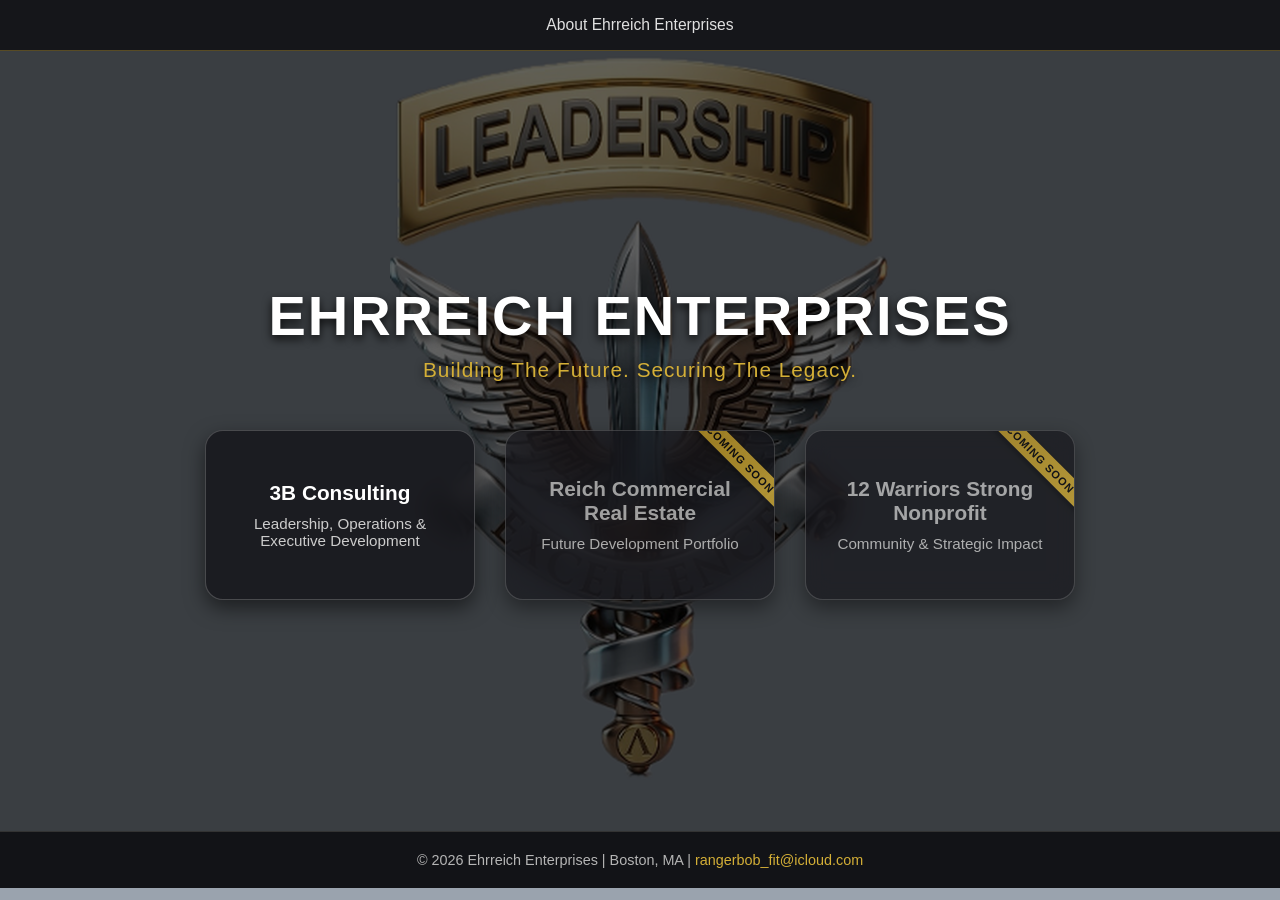
<file: index.html>
<!DOCTYPE html>
<html lang="en">
<head>
    <meta charset="UTF-8">
    <meta name="viewport" content="width=device-width, initial-scale=1.0">
    <title>Ehrreich Enterprises | Home &amp; Venture Portal</title>
    <link rel="stylesheet" href="stylesheet/EEstyles.css">
</head>
<body>
    <header class="ee-header">
        <nav class="ee-nav" aria-label="Primary Site Navigation">
            <ul class="ee-nav-links">
                <li><a href="aboutEE.html">About Ehrreich Enterprises</a></li>
            </ul>
        </nav>
    </header>

    <main class="splash-container">
        <section class="hero-banner">
            <h1>Ehrreich Enterprises</h1>
            <h2>Building The Future. Securing The Legacy.</h2>
        </section>

        <section class="portal-section" aria-label="Enterprise Divisions">
            <div class="portal-grid">
                <article class="portal-card">
                    <a href="index3B.html" class="portal-link">
                        <h3>3B Consulting</h3>
                        <p>Leadership, Operations &amp; Executive Development</p>
                    </a>
                </article>

                <article class="portal-card">
                    <div class="portal-link portal-upcoming">
                        <span class="coming-soon-ribbon">Coming Soon</span>
                        <h3>Reich Commercial Real Estate</h3>
                        <p>Future Development Portfolio</p>
                    </div>
                </article>

                <article class="portal-card">
                    <div class="portal-link portal-upcoming">
                        <span class="coming-soon-ribbon">Coming Soon</span>
                        <h3>12 Warriors Strong Nonprofit</h3>
                        <p>Community &amp; Strategic Impact</p>
                    </div>
                </article>
            </div>
        </section>
    </main>

    <footer class="ee-footer">
        <p>&copy; 2026 Ehrreich Enterprises | Boston, MA | <a href="mailto:rangerbob_fit@icloud.com">rangerbob_fit@icloud.com</a></p>
    </footer>
</body>
</html>
</file>
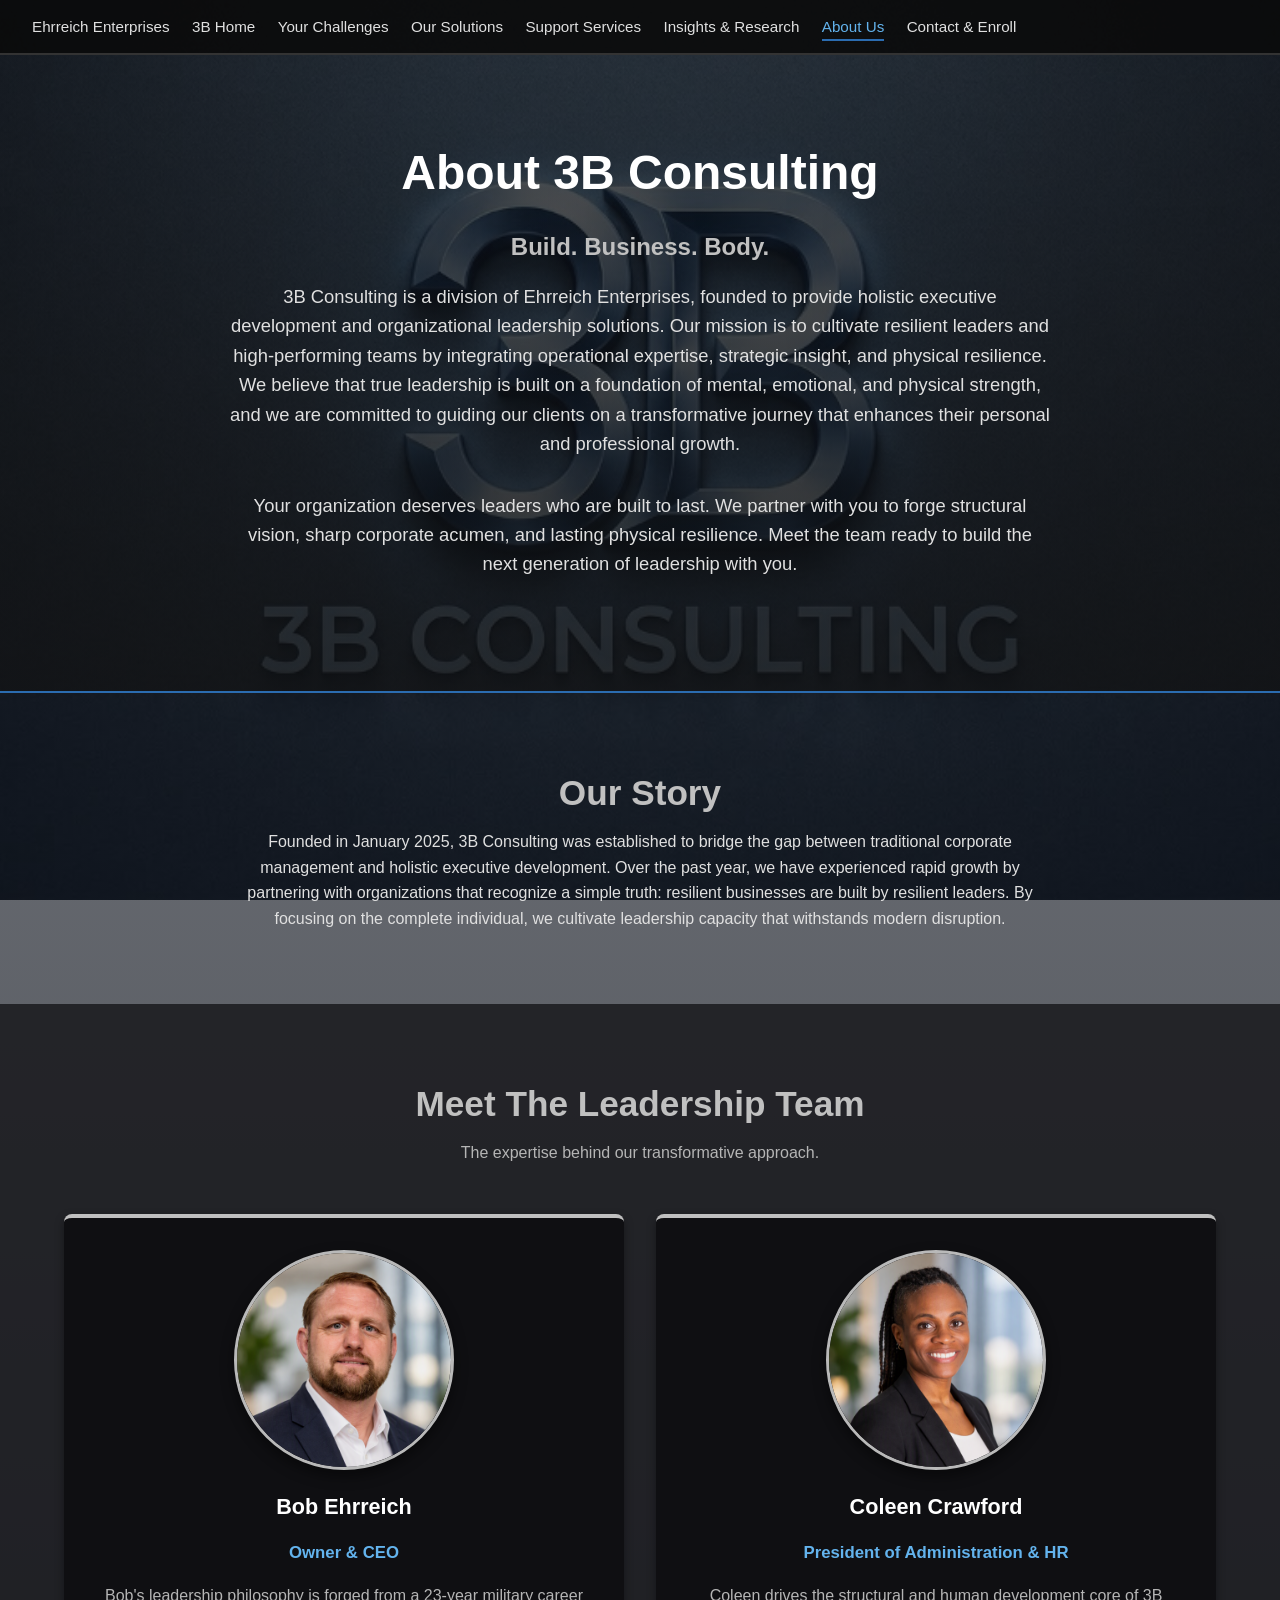
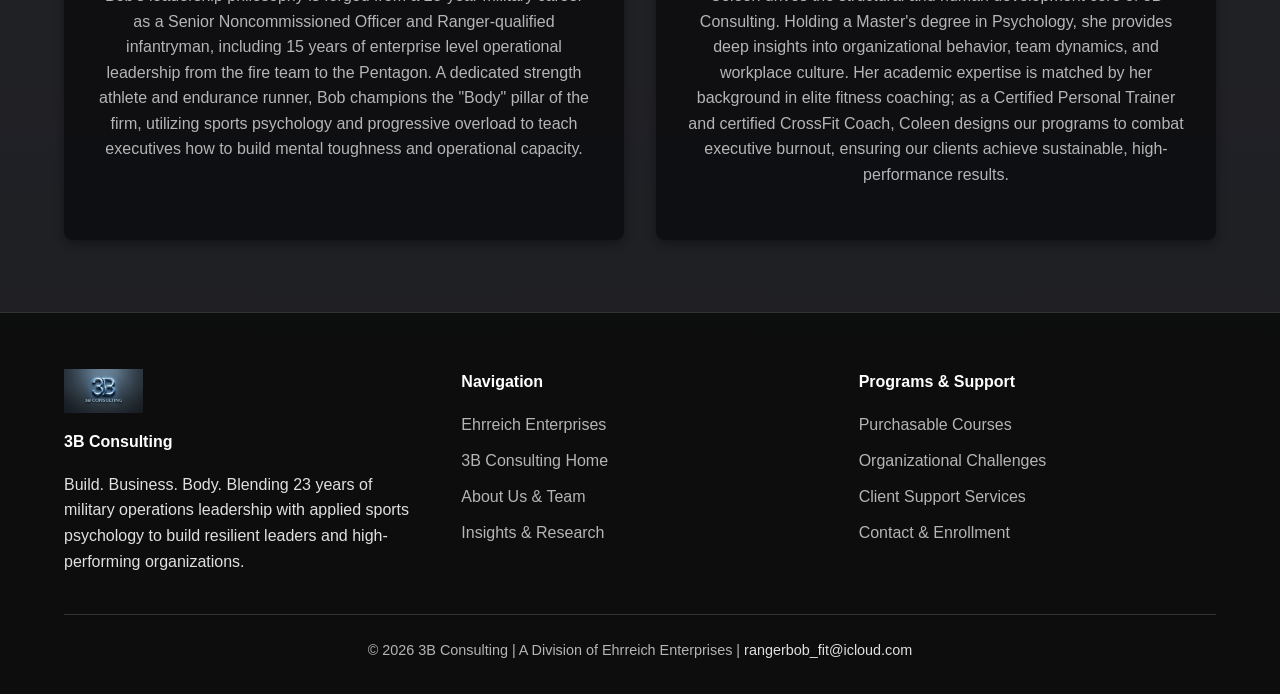
<file: about.html>
<!DOCTYPE html>
<html lang="en">
<head>
    <meta charset="UTF-8">
    <meta name="viewport" content="width=device-width, initial-scale=1.0">
    <title>About Us | 3B Consulting</title>
    <link rel="stylesheet" href="stylesheet/3Bstyles.css">
</head>
<body>
    <header class="site-header" id="header">
        <div class="nav-container">
            <nav class="main-nav" aria-label="Main Navigation">
                <ul class="nav-links">
                    <li><a href="index.html">Ehrreich Enterprises</a></li>
                    <li><a href="index3B.html">3B Home</a></li>
                    <li><a href="challenges.html">Your Challenges</a></li>
                    <li><a href="solutions.html">Our Solutions</a></li>
                    <li><a href="support.html">Support Services</a></li>
                    <li><a href="insights.html">Insights &amp; Research</a></li>
                    <li><a href="about.html" class="active">About Us</a></li>
                    <li><a href="contact.html">Contact &amp; Enroll</a></li>
                </ul>
            </nav>
        </div>
    </header>

    <main>
        <section class="hero hero-compact">
            <div class="container hero-content">
                <h1>About 3B Consulting</h1>
                <h2>Build. Business. Body.</h2>
                <p>3B Consulting is a division of Ehrreich Enterprises, founded to provide holistic executive development and organizational leadership solutions. Our mission is to cultivate resilient leaders and high-performing teams by integrating operational expertise, strategic insight, and physical resilience. We believe that true leadership is built on a foundation of mental, emotional, and physical strength, and we are committed to guiding our clients on a transformative journey that enhances their personal and professional growth.</p>
                <p>Your organization deserves leaders who are built to last. We partner with you to forge structural vision, sharp corporate acumen, and lasting physical resilience. Meet the team ready to build the next generation of leadership with you.</p>
            </div>
        </section>

        <section class="section" id="story">
            <div class="container story-container">
                <h2 class="section-title">Our Story</h2>
                <p>Founded in January 2025, 3B Consulting was established to bridge the gap between traditional corporate management and holistic executive development. Over the past year, we have experienced rapid growth by partnering with organizations that recognize a simple truth: resilient businesses are built by resilient leaders. By focusing on the complete individual, we cultivate leadership capacity that withstands modern disruption.</p>
            </div>
        </section>

        <section class="section bg-darker" id="team">
            <div class="container">
                <h2 class="section-title">Meet The Leadership Team</h2>
                <p class="section-subtitle">The expertise behind our transformative approach.</p>
                
                <div class="card-grid">
                    <article class="card team-card">
                        <div class="team-section">
                            <img src="images/Bob.PNG" alt="Bob Ehrreich - Owner and CEO" class="headshot">
                            <h3>Bob Ehrreich</h3>
                            <h4 class="team-role">Owner &amp; CEO</h4>
                            <p>Bob's leadership philosophy is forged from a 23-year military career as a Senior Noncommissioned Officer and Ranger-qualified infantryman, including 15 years of enterprise level operational leadership from the fire team to the Pentagon. A dedicated strength athlete and endurance runner, Bob champions the "Body" pillar of the firm, utilizing sports psychology and progressive overload to teach executives how to build mental toughness and operational capacity.</p>
                        </div>
                    </article>
                    
                    <article class="card team-card">
                        <div class="team-section">
                            <img src="images/Coleen.PNG" alt="Coleen Crawford - President of Administration and HR" class="headshot">
                            <h3>Coleen Crawford</h3>
                            <h4 class="team-role">President of Administration &amp; HR</h4>
                            <p>Coleen drives the structural and human development core of 3B Consulting. Holding a Master's degree in Psychology, she provides deep insights into organizational behavior, team dynamics, and workplace culture. Her academic expertise is matched by her background in elite fitness coaching; as a Certified Personal Trainer and certified CrossFit Coach, Coleen designs our programs to combat executive burnout, ensuring our clients achieve sustainable, high-performance results.</p>
                        </div>
                    </article>
                </div>
            </div>
        </section>
    </main>

    <footer class="site-footer">
        <div class="container footer-grid">
            <div class="footer-col">
                <img src="images/3b-consulting-logo.png" alt="3B Consulting Logo" class="footer-logo">
                <h4>3B Consulting</h4>
                <p>Build. Business. Body. Blending 23 years of military operations leadership with applied sports psychology to build resilient leaders and high-performing organizations.</p>
            </div>
            <div class="footer-col">
                <h4>Navigation</h4>
                <ul>
                    <li><a href="index.html">Ehrreich Enterprises</a></li>
                    <li><a href="index3B.html">3B Consulting Home</a></li>
                    <li><a href="about.html">About Us &amp; Team</a></li>
                    <li><a href="insights.html">Insights &amp; Research</a></li>
                </ul>
            </div>
            <div class="footer-col">
                <h4>Programs &amp; Support</h4>
                <ul>
                    <li><a href="solutions.html">Purchasable Courses</a></li>
                    <li><a href="challenges.html">Organizational Challenges</a></li>
                    <li><a href="support.html">Client Support Services</a></li>
                    <li><a href="contact.html">Contact &amp; Enrollment</a></li>
                </ul>
            </div>
        </div>
        <div class="container footer-bottom">
            <p>&copy; 2026 3B Consulting | A Division of Ehrreich Enterprises | <a href="mailto:rangerbob_fit@icloud.com">rangerbob_fit@icloud.com</a></p>
        </div>
    </footer>
</body>
</html>
</file>
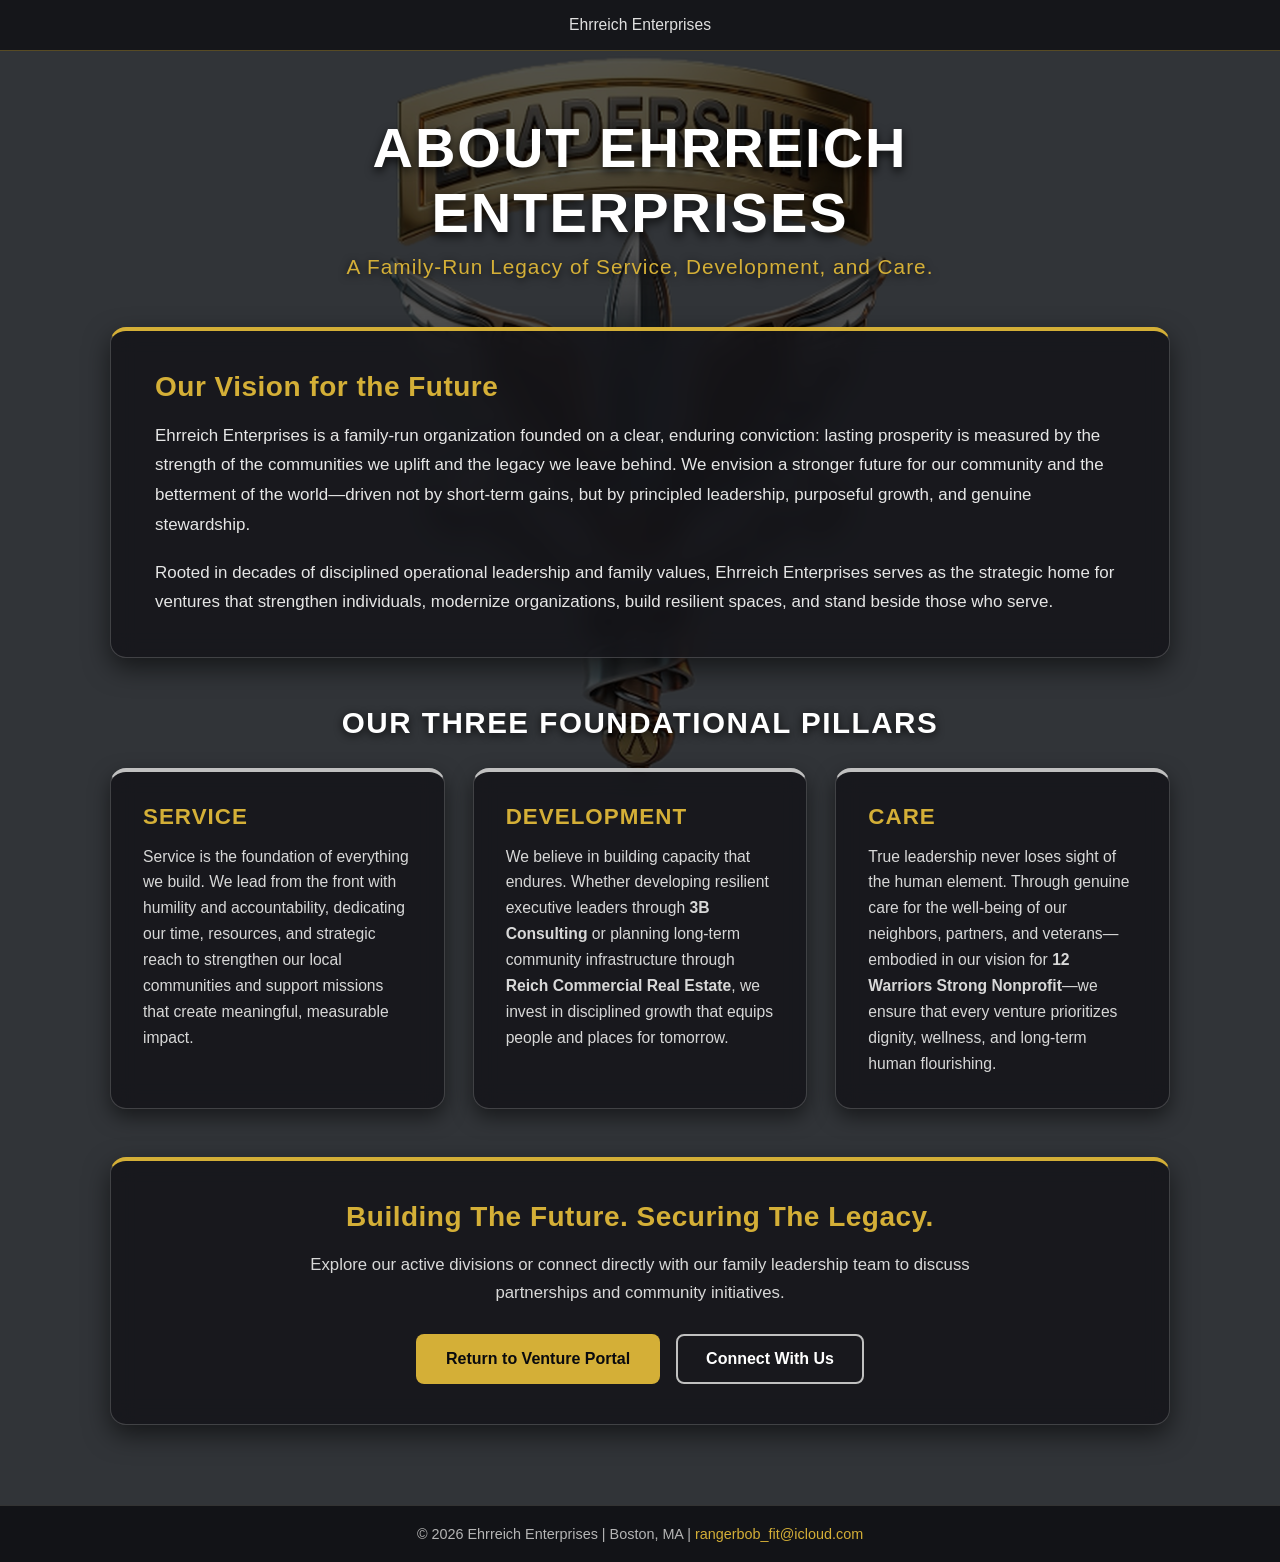
<file: aboutEE.html>
<!DOCTYPE html>
<html lang="en">
<head>
    <meta charset="UTF-8">
    <meta name="viewport" content="width=device-width, initial-scale=1.0">
    <title>About Us | Ehrreich Enterprises</title>
    <link rel="stylesheet" href="stylesheet/EEstyles.css">
</head>
<body>
    <header class="ee-header">
        <nav class="ee-nav" aria-label="Primary Site Navigation">
            <ul class="ee-nav-links">
                <li><a href="index.html">Ehrreich Enterprises</a></li>
            </ul>
        </nav>
    </header>

    <main class="about-ee-main">
        <section class="hero-banner about-ee-hero">
            <h1>About Ehrreich Enterprises</h1>
            <h2>A Family-Run Legacy of Service, Development, and Care.</h2>
        </section>

        <section class="ee-content-section" aria-label="Our Vision and Mission">
            <article class="ee-story-card">
                <h3>Our Vision for the Future</h3>
                <p>Ehrreich Enterprises is a family-run organization founded on a clear, enduring conviction: lasting prosperity is measured by the strength of the communities we uplift and the legacy we leave behind. We envision a stronger future for our community and the betterment of the world&mdash;driven not by short-term gains, but by principled leadership, purposeful growth, and genuine stewardship.</p>
                <p>Rooted in decades of disciplined operational leadership and family values, Ehrreich Enterprises serves as the strategic home for ventures that strengthen individuals, modernize organizations, build resilient spaces, and stand beside those who serve.</p>
            </article>
        </section>

        <section class="ee-content-section" aria-label="Our Core Pillars">
            <h3 class="ee-section-heading">Our Three Foundational Pillars</h3>
            <div class="ee-pillars-grid">
                <article class="ee-pillar-card">
                    <h4>Service</h4>
                    <p>Service is the foundation of everything we build. We lead from the front with humility and accountability, dedicating our time, resources, and strategic reach to strengthen our local communities and support missions that create meaningful, measurable impact.</p>
                </article>

                <article class="ee-pillar-card">
                    <h4>Development</h4>
                    <p>We believe in building capacity that endures. Whether developing resilient executive leaders through <strong>3B Consulting</strong> or planning long-term community infrastructure through <strong>Reich Commercial Real Estate</strong>, we invest in disciplined growth that equips people and places for tomorrow.</p>
                </article>

                <article class="ee-pillar-card">
                    <h4>Care</h4>
                    <p>True leadership never loses sight of the human element. Through genuine care for the well-being of our neighbors, partners, and veterans&mdash;embodied in our vision for <strong>12 Warriors Strong Nonprofit</strong>&mdash;we ensure that every venture prioritizes dignity, wellness, and long-term human flourishing.</p>
                </article>
            </div>
        </section>

        <section class="ee-content-section" aria-label="Explore Enterprise Portal">
            <article class="ee-cta-card">
                <h3>Building The Future. Securing The Legacy.</h3>
                <p>Explore our active divisions or connect directly with our family leadership team to discuss partnerships and community initiatives.</p>
                <div class="ee-cta-actions">
                    <a href="index.html" class="ee-btn ee-btn-gold">Return to Venture Portal</a>
                    <a href="mailto:rangerbob_fit@icloud.com" class="ee-btn ee-btn-outline">Connect With Us</a>
                </div>
            </article>
        </section>
    </main>

    <footer class="ee-footer">
        <p>&copy; 2026 Ehrreich Enterprises | Boston, MA | <a href="mailto:rangerbob_fit@icloud.com">rangerbob_fit@icloud.com</a></p>
    </footer>
</body>
</html>
</file>
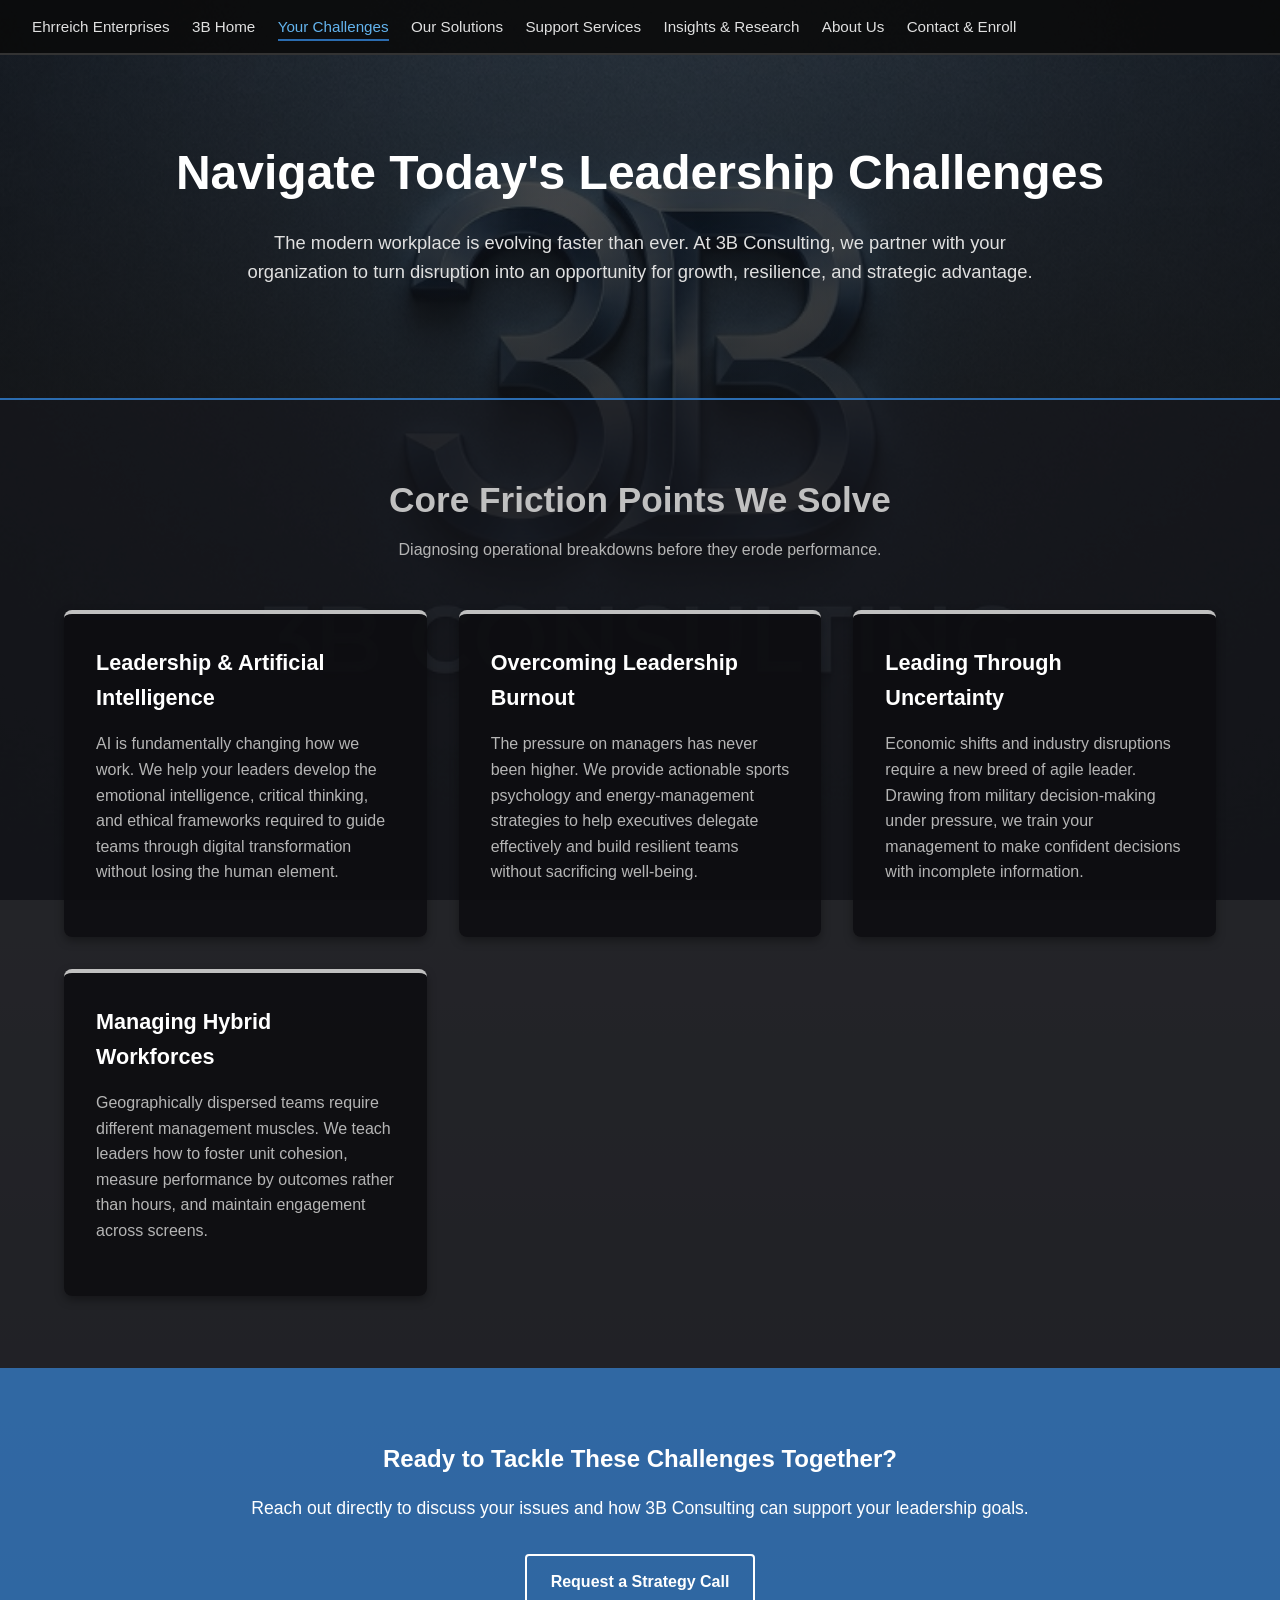
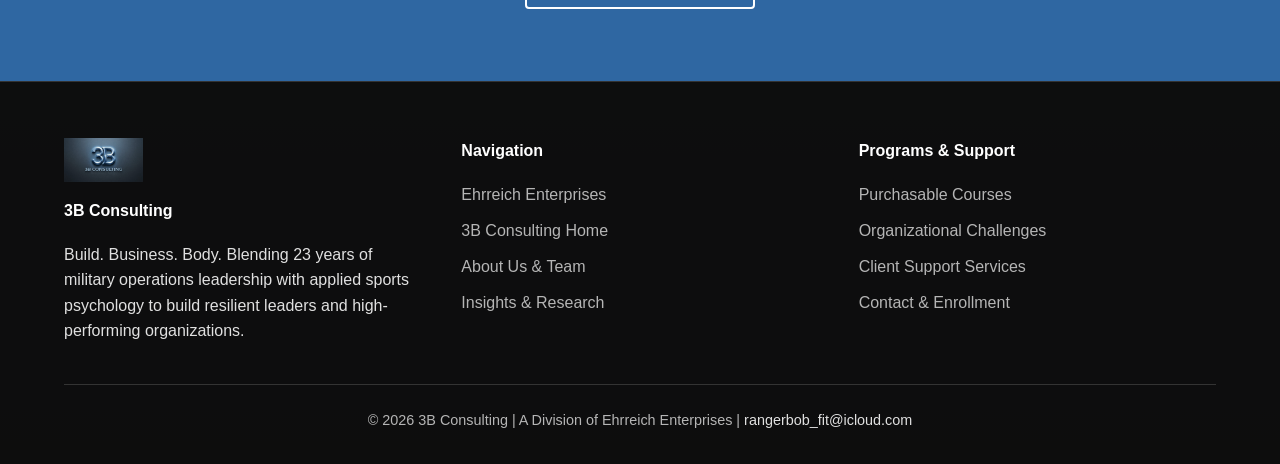
<file: challenges.html>
<!DOCTYPE html>
<html lang="en">
<head>
    <meta charset="UTF-8">
    <meta name="viewport" content="width=device-width, initial-scale=1.0">
    <title>Your Challenges | 3B Consulting</title>
    <link rel="stylesheet" href="stylesheet/3Bstyles.css">
</head>
<body>
    <header class="site-header" id="header">
        <div class="nav-container">
            <nav class="main-nav" aria-label="Main Navigation">
                <ul class="nav-links">
                    <li><a href="index.html">Ehrreich Enterprises</a></li>
                    <li><a href="index3B.html">3B Home</a></li>
                    <li><a href="challenges.html" class="active">Your Challenges</a></li>
                    <li><a href="solutions.html">Our Solutions</a></li>
                    <li><a href="support.html">Support Services</a></li>
                    <li><a href="insights.html">Insights &amp; Research</a></li>
                    <li><a href="about.html">About Us</a></li>
                    <li><a href="contact.html">Contact &amp; Enroll</a></li>
                </ul>
            </nav>
        </div>
    </header>

    <main>
        <section class="hero hero-compact">
            <div class="container hero-content">
                <h1>Navigate Today's Leadership Challenges</h1>
                <p>The modern workplace is evolving faster than ever. At 3B Consulting, we partner with your organization to turn disruption into an opportunity for growth, resilience, and strategic advantage.</p>
            </div>
        </section>

        <section class="section bg-darker">
            <div class="container">
                <h2 class="section-title">Core Friction Points We Solve</h2>
                <p class="section-subtitle">Diagnosing operational breakdowns before they erode performance.</p>
                <div class="card-grid">
                    <article class="card">
                        <h3>Leadership &amp; Artificial Intelligence</h3>
                        <p>AI is fundamentally changing how we work. We help your leaders develop the emotional intelligence, critical thinking, and ethical frameworks required to guide teams through digital transformation without losing the human element.</p>
                    </article>
                    <article class="card">
                        <h3>Overcoming Leadership Burnout</h3>
                        <p>The pressure on managers has never been higher. We provide actionable sports psychology and energy-management strategies to help executives delegate effectively and build resilient teams without sacrificing well-being.</p>
                    </article>
                    <article class="card">
                        <h3>Leading Through Uncertainty</h3>
                        <p>Economic shifts and industry disruptions require a new breed of agile leader. Drawing from military decision-making under pressure, we train your management to make confident decisions with incomplete information.</p>
                    </article>
                    <article class="card">
                        <h3>Managing Hybrid Workforces</h3>
                        <p>Geographically dispersed teams require different management muscles. We teach leaders how to foster unit cohesion, measure performance by outcomes rather than hours, and maintain engagement across screens.</p>
                    </article>
                </div>
            </div>
        </section>

        <section class="section cta-banner">
            <div class="container">
                <h2>Ready to Tackle These Challenges Together?</h2>
                <p>Reach out directly to discuss your issues and how 3B Consulting can support your leadership goals.</p>
                <a href="contact.html" class="btn btn-secondary">Request a Strategy Call</a>
            </div>
        </section>
    </main>

    <footer class="site-footer">
        <div class="container footer-grid">
            <div class="footer-col">
                <img src="images/3b-consulting-logo.png" alt="3B Consulting Logo" class="footer-logo">
                <h4>3B Consulting</h4>
                <p>Build. Business. Body. Blending 23 years of military operations leadership with applied sports psychology to build resilient leaders and high-performing organizations.</p>
            </div>
            <div class="footer-col">
                <h4>Navigation</h4>
                <ul>
                    <li><a href="index.html">Ehrreich Enterprises</a></li>
                    <li><a href="index3B.html">3B Consulting Home</a></li>
                    <li><a href="about.html">About Us &amp; Team</a></li>
                    <li><a href="insights.html">Insights &amp; Research</a></li>
                </ul>
            </div>
            <div class="footer-col">
                <h4>Programs &amp; Support</h4>
                <ul>
                    <li><a href="solutions.html">Purchasable Courses</a></li>
                    <li><a href="challenges.html">Organizational Challenges</a></li>
                    <li><a href="support.html">Client Support Services</a></li>
                    <li><a href="contact.html">Contact &amp; Enrollment</a></li>
                </ul>
            </div>
        </div>
        <div class="container footer-bottom">
            <p>&copy; 2026 3B Consulting | A Division of Ehrreich Enterprises | <a href="mailto:rangerbob_fit@icloud.com">rangerbob_fit@icloud.com</a></p>
        </div>
    </footer>
</body>
</html>
</file>
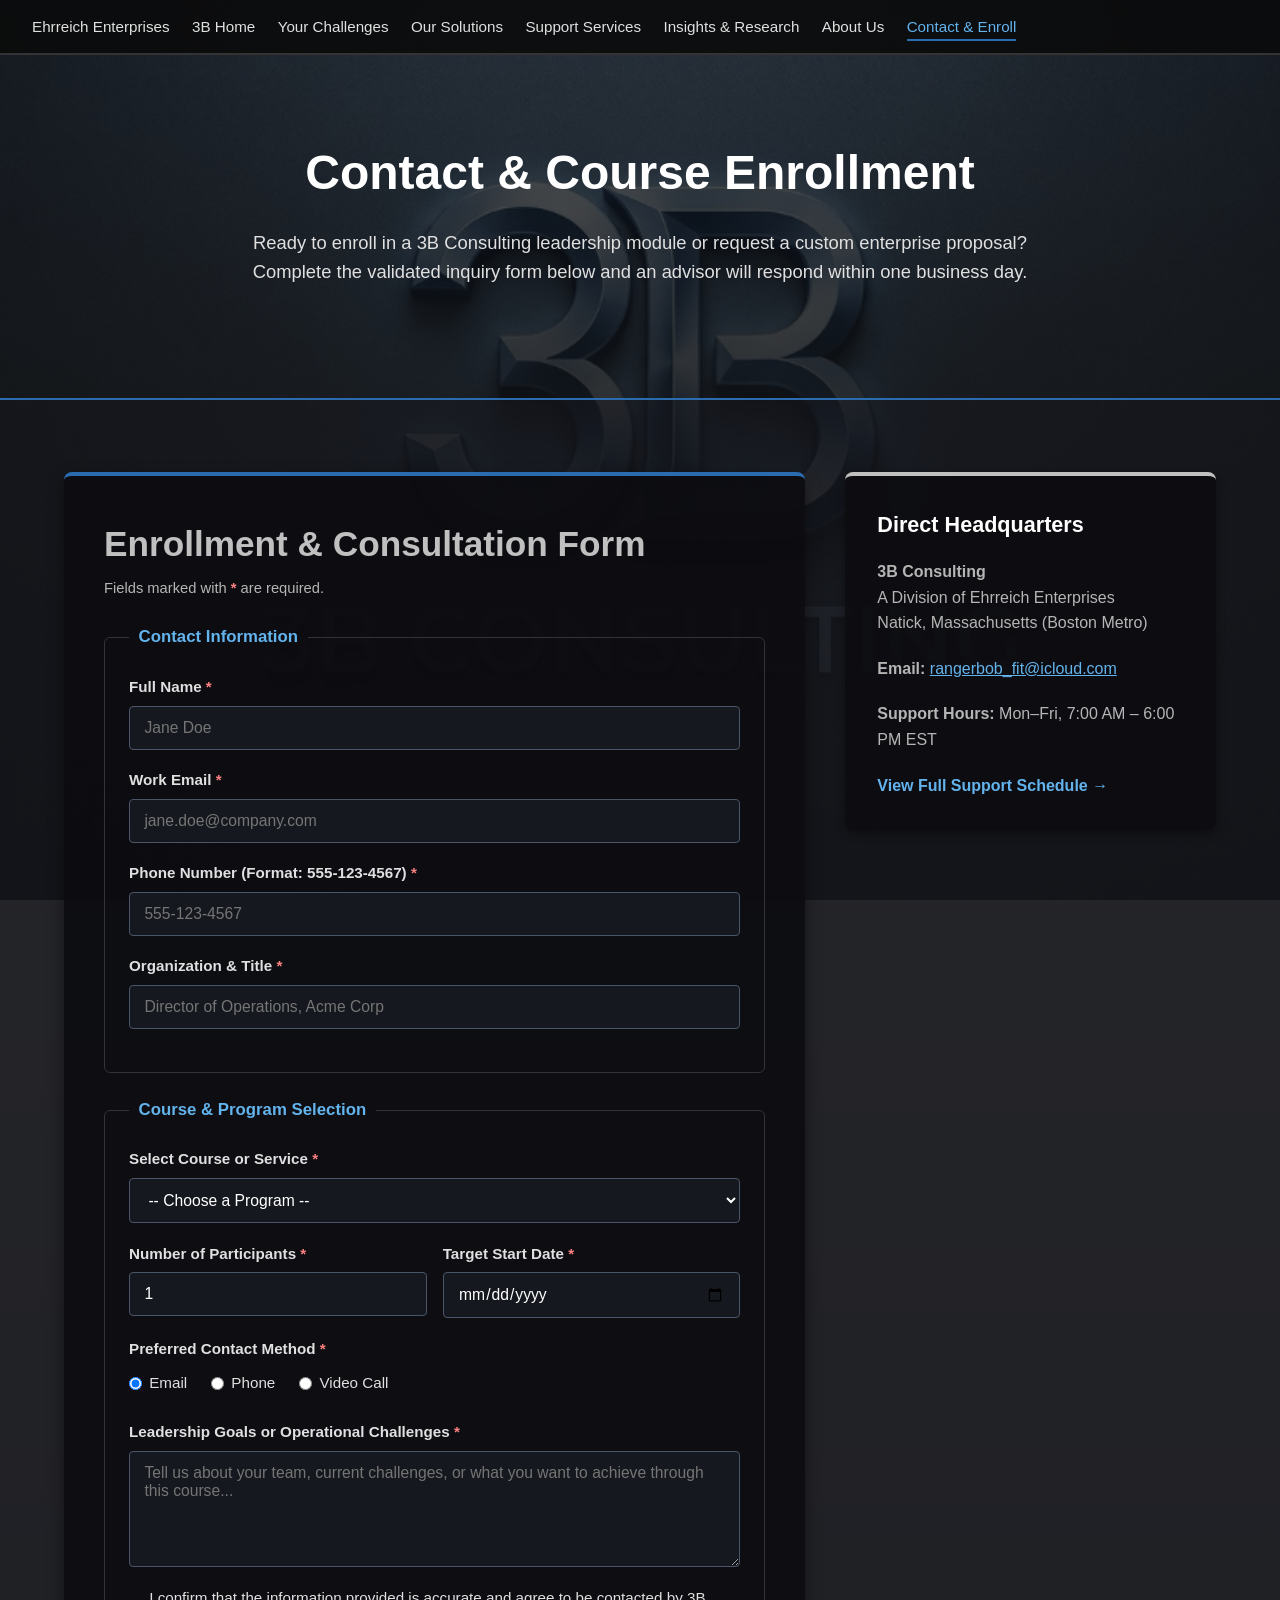
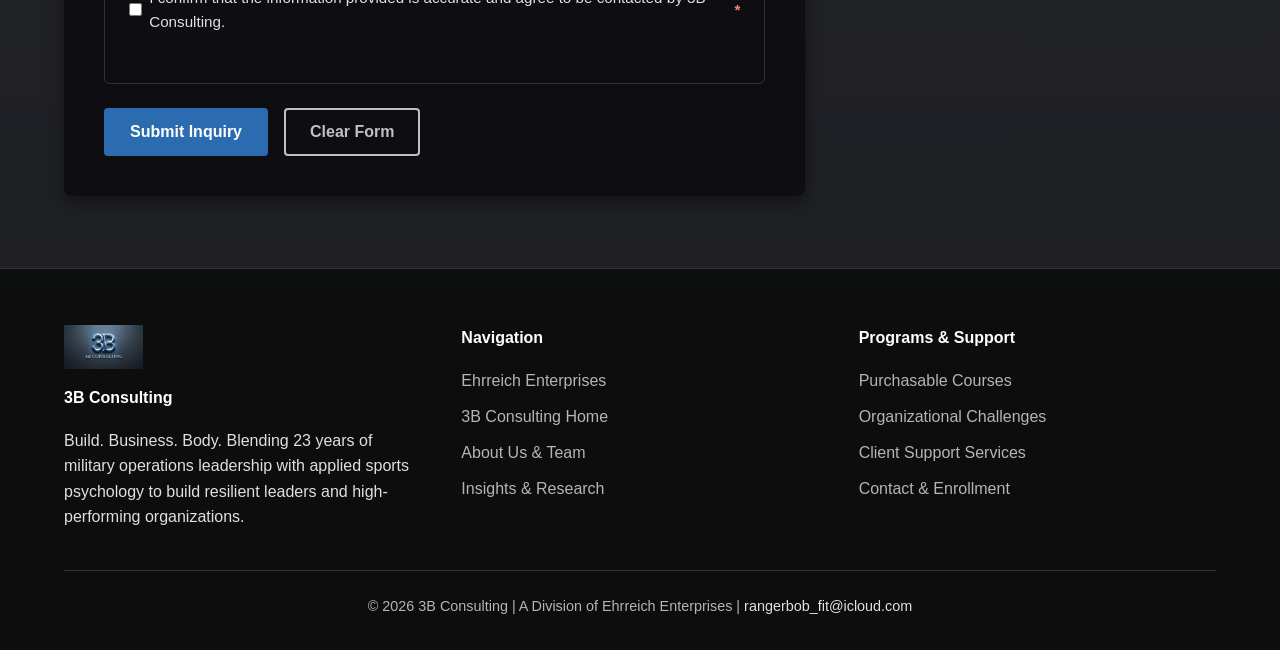
<file: contact.html>
<!DOCTYPE html>
<html lang="en">
<head>
    <meta charset="UTF-8">
    <meta name="viewport" content="width=device-width, initial-scale=1.0">
    <title>Contact &amp; Course Enrollment | 3B Consulting</title>
    <link rel="stylesheet" href="stylesheet/3Bstyles.css">
</head>
<body>
    <header class="site-header" id="header">
        <div class="nav-container">
            <nav class="main-nav" aria-label="Main Navigation">
                <ul class="nav-links">
                    <li><a href="index.html">Ehrreich Enterprises</a></li>
                    <li><a href="index3B.html">3B Home</a></li>
                    <li><a href="challenges.html">Your Challenges</a></li>
                    <li><a href="solutions.html">Our Solutions</a></li>
                    <li><a href="support.html">Support Services</a></li>
                    <li><a href="insights.html">Insights &amp; Research</a></li>
                    <li><a href="about.html">About Us</a></li>
                    <li><a href="contact.html" class="active">Contact &amp; Enroll</a></li>
                </ul>
            </nav>
        </div>
    </header>

    <main>
        <section class="hero hero-compact">
            <div class="container hero-content">
                <h1>Contact &amp; Course Enrollment</h1>
                <p>Ready to enroll in a 3B Consulting leadership module or request a custom enterprise proposal? Complete the validated inquiry form below and an advisor will respond within one business day.</p>
            </div>
        </section>

        <section class="section bg-darker">
            <div class="container form-layout">
                <article class="form-card">
                    <h2 class="section-title form-heading">Enrollment &amp; Consultation Form</h2>
                    <p class="form-note">Fields marked with <span class="required-star">*</span> are required.</p>

                    <form action="mailto:rangerbob_fit@icloud.com" method="post" enctype="text/plain" class="contact-form">
                        <fieldset class="form-group-box">
                            <legend>Contact Information</legend>

                            <div class="form-row">
                                <label for="fullName">Full Name <span class="required-star">*</span></label>
                                <input type="text" id="fullName" name="fullName" required minlength="2" maxlength="80" placeholder="Jane Doe">
                            </div>

                            <div class="form-row">
                                <label for="email">Work Email <span class="required-star">*</span></label>
                                <input type="email" id="email" name="email" required placeholder="jane.doe@company.com">
                            </div>

                            <div class="form-row">
                                <label for="phone">Phone Number (Format: 555-123-4567) <span class="required-star">*</span></label>
                                <input type="tel" id="phone" name="phone" required pattern="[0-9]{3}-[0-9]{3}-[0-9]{4}" placeholder="555-123-4567" title="Please enter a 10-digit phone number in the format 555-123-4567">
                            </div>

                            <div class="form-row">
                                <label for="organization">Organization &amp; Title <span class="required-star">*</span></label>
                                <input type="text" id="organization" name="organization" required minlength="2" maxlength="100" placeholder="Director of Operations, Acme Corp">
                            </div>
                        </fieldset>

                        <fieldset class="form-group-box">
                            <legend>Course &amp; Program Selection</legend>

                            <div class="form-row">
                                <label for="courseSelect">Select Course or Service <span class="required-star">*</span></label>
                                <select id="courseSelect" name="courseSelect" required>
                                    <option value="">-- Choose a Program --</option>
                                    <option value="module1">Module 1: Self-Leadership &amp; Operational Resilience ($1,500)</option>
                                    <option value="module2">Module 2: High-Performance Team Leadership ($6,000)</option>
                                    <option value="module3">Module 3: Executive Advisory &amp; Performance Retainer ($1,500/mo)</option>
                                    <option value="custom">Custom Corporate Workshop / Offsite</option>
                                    <option value="general">General Leadership Consultation</option>
                                </select>
                            </div>

                            <div class="form-row-split">
                                <div class="form-row">
                                    <label for="teamSize">Number of Participants <span class="required-star">*</span></label>
                                    <input type="number" id="teamSize" name="teamSize" required min="1" max="500" value="1">
                                </div>

                                <div class="form-row">
                                    <label for="startDate">Target Start Date <span class="required-star">*</span></label>
                                    <input type="date" id="startDate" name="startDate" required min="2026-11-25">
                                </div>
                            </div>

                            <div class="form-row">
                                <span class="radio-label">Preferred Contact Method <span class="required-star">*</span></span>
                                <div class="radio-group">
                                    <label class="inline-option"><input type="radio" name="contactMethod" value="email" required checked> Email</label>
                                    <label class="inline-option"><input type="radio" name="contactMethod" value="phone"> Phone</label>
                                    <label class="inline-option"><input type="radio" name="contactMethod" value="video"> Video Call</label>
                                </div>
                            </div>

                            <div class="form-row">
                                <label for="goals">Leadership Goals or Operational Challenges <span class="required-star">*</span></label>
                                <textarea id="goals" name="goals" rows="5" required minlength="15" maxlength="1000" placeholder="Tell us about your team, current challenges, or what you want to achieve through this course..."></textarea>
                            </div>

                            <div class="form-row checkbox-row">
                                <label class="inline-option">
                                    <input type="checkbox" id="consent" name="consent" required>
                                    I confirm that the information provided is accurate and agree to be contacted by 3B Consulting. <span class="required-star">*</span>
                                </label>
                            </div>
                        </fieldset>

                        <div class="form-actions">
                            <button type="submit" class="btn btn-primary">Submit Inquiry</button>
                            <button type="reset" class="btn btn-secondary">Clear Form</button>
                        </div>
                    </form>
                </article>

                <aside class="contact-sidebar">
                    <div class="card">
                        <h3>Direct Headquarters</h3>
                        <p><strong>3B Consulting</strong><br>A Division of Ehrreich Enterprises<br>Natick, Massachusetts (Boston Metro)</p>
                        <p><strong>Email:</strong> <a href="mailto:rangerbob_fit@icloud.com" class="inline-link">rangerbob_fit@icloud.com</a></p>
                        <p><strong>Support Hours:</strong> Mon&ndash;Fri, 7:00 AM &ndash; 6:00 PM EST</p>
                        <a href="support.html" class="card-link">View Full Support Schedule &rarr;</a>
                    </div>
                </aside>
            </div>
        </section>
    </main>

    <footer class="site-footer">
        <div class="container footer-grid">
            <div class="footer-col">
                <img src="images/3b-consulting-logo.png" alt="3B Consulting Logo" class="footer-logo">
                <h4>3B Consulting</h4>
                <p>Build. Business. Body. Blending 23 years of military operations leadership with applied sports psychology to build resilient leaders and high-performing organizations.</p>
            </div>
            <div class="footer-col">
                <h4>Navigation</h4>
                <ul>
                    <li><a href="index.html">Ehrreich Enterprises</a></li>
                    <li><a href="index3B.html">3B Consulting Home</a></li>
                    <li><a href="about.html">About Us &amp; Team</a></li>
                    <li><a href="insights.html">Insights &amp; Research</a></li>
                </ul>
            </div>
            <div class="footer-col">
                <h4>Programs &amp; Support</h4>
                <ul>
                    <li><a href="solutions.html">Purchasable Courses</a></li>
                    <li><a href="challenges.html">Organizational Challenges</a></li>
                    <li><a href="support.html">Client Support Services</a></li>
                    <li><a href="contact.html">Contact &amp; Enrollment</a></li>
                </ul>
            </div>
        </div>
        <div class="container footer-bottom">
            <p>&copy; 2026 3B Consulting | A Division of Ehrreich Enterprises | <a href="mailto:rangerbob_fit@icloud.com">rangerbob_fit@icloud.com</a></p>
        </div>
    </footer>
</body>
</html>
</file>
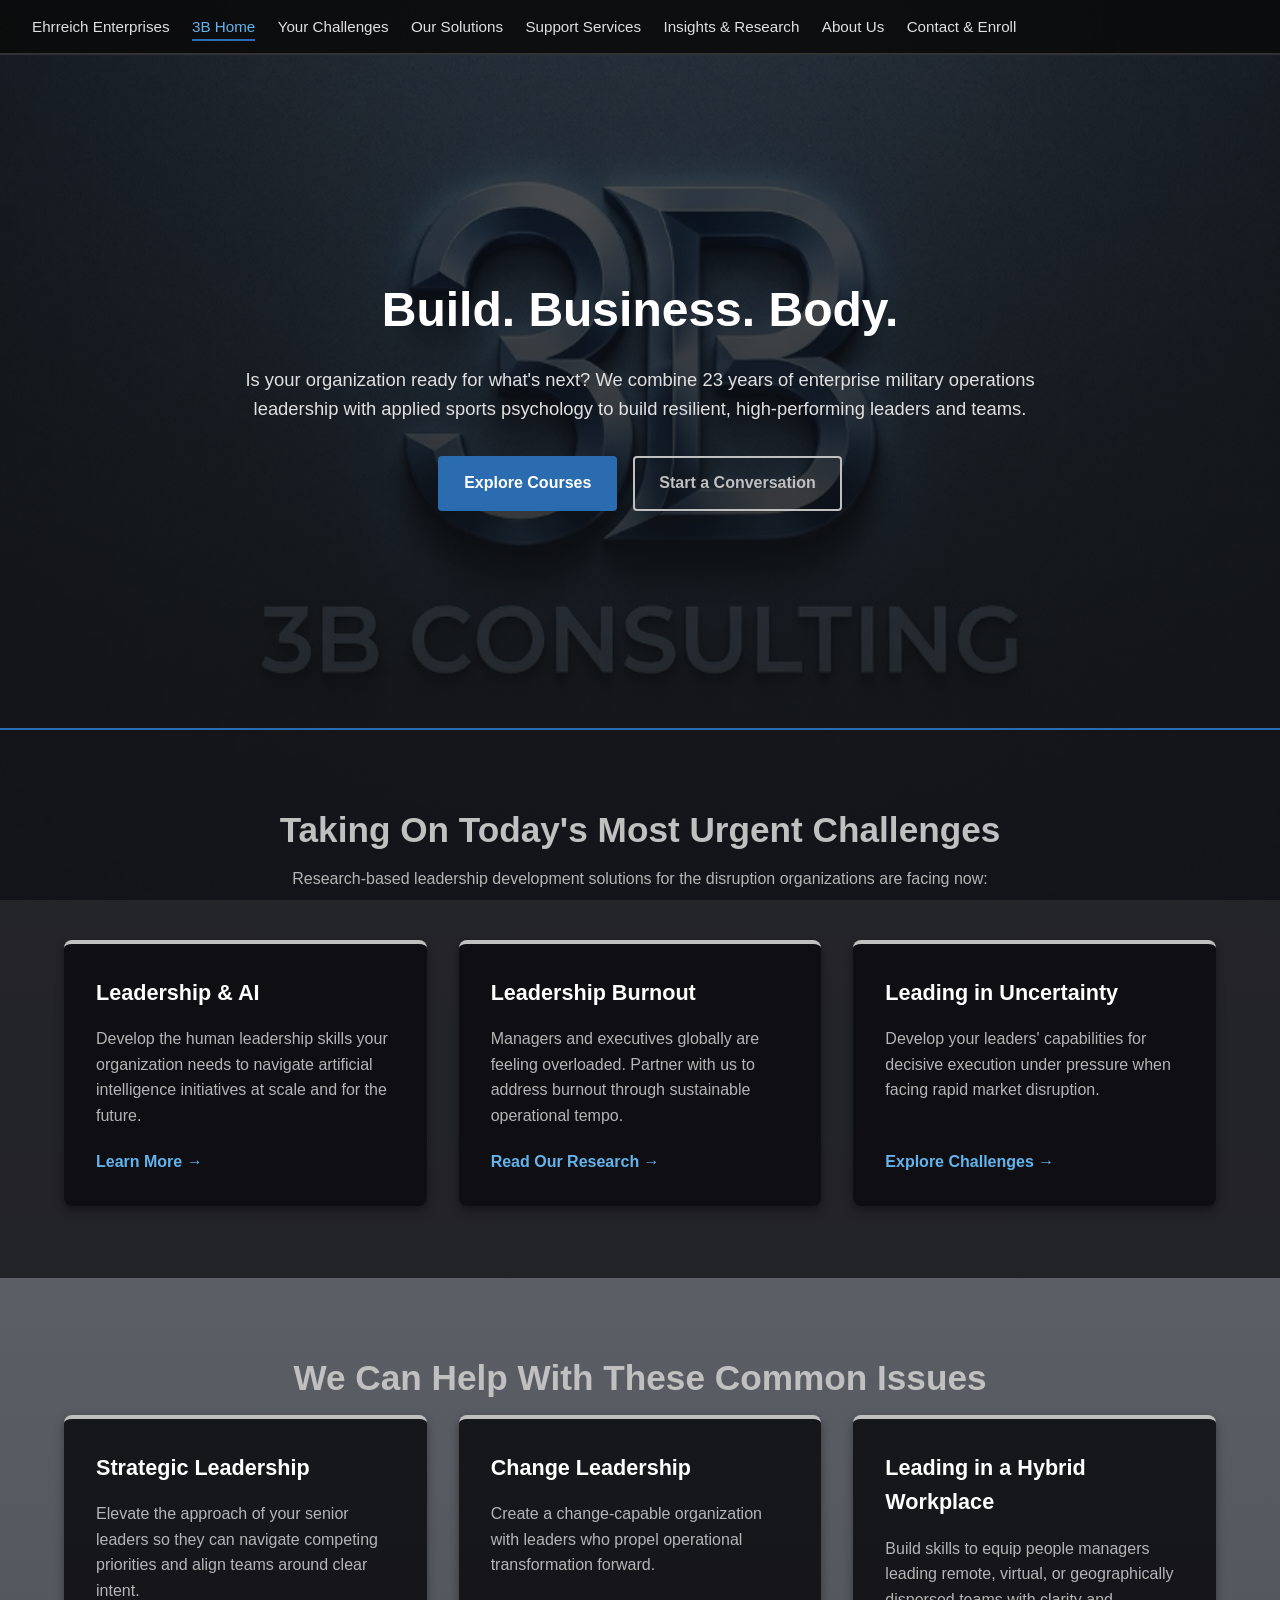
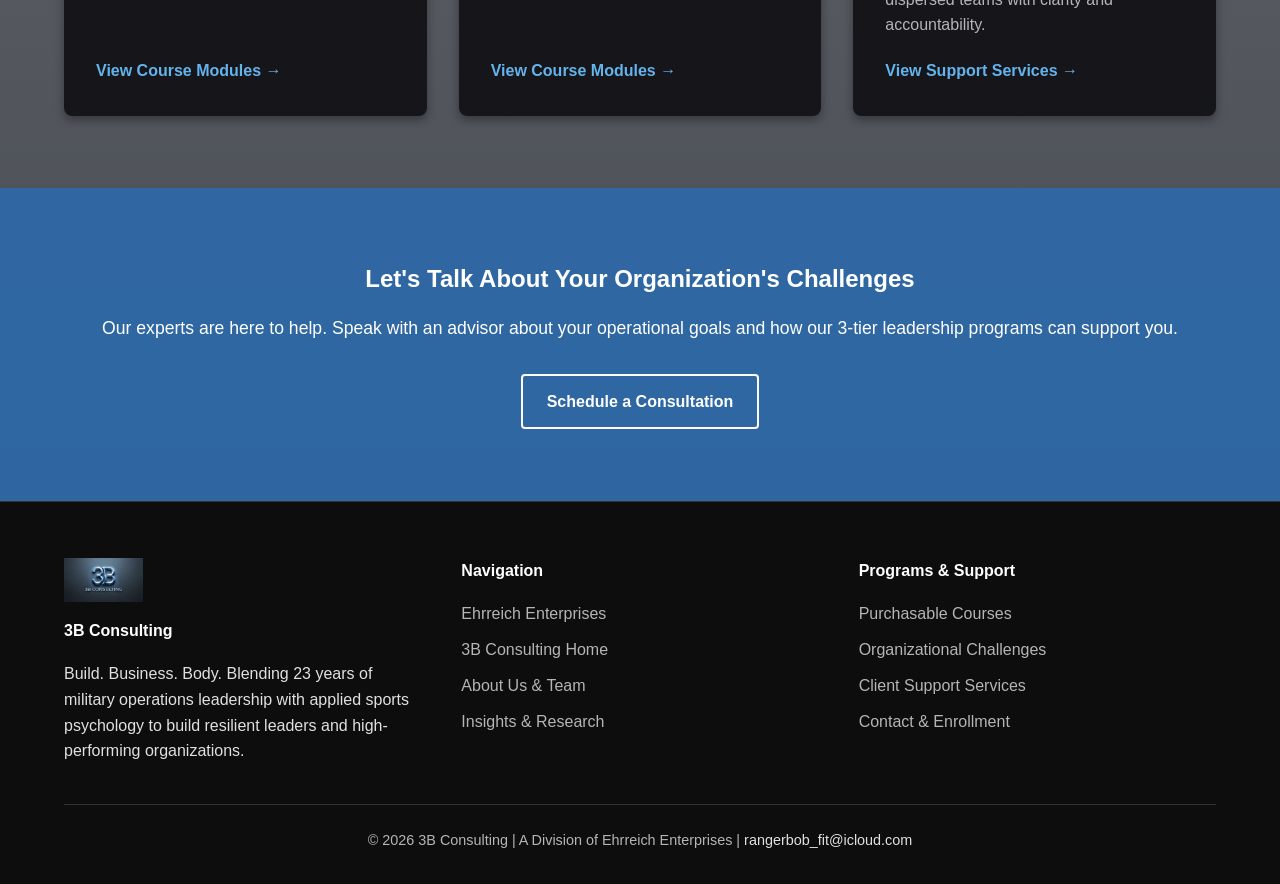
<file: index3B.html>
<!DOCTYPE html>
<html lang="en">
<head>
    <meta charset="UTF-8">
    <meta name="viewport" content="width=device-width, initial-scale=1.0">
    <title>3B Consulting | Build. Business. Body.</title>
    <link rel="stylesheet" href="stylesheet/3Bstyles.css">
</head>
<body>
    <header class="site-header" id="header">
        <div class="nav-container">
            <nav class="main-nav" aria-label="Main Navigation">
                <ul class="nav-links">
                    <li><a href="index.html">Ehrreich Enterprises</a></li>
                    <li><a href="index3B.html" class="active">3B Home</a></li>
                    <li><a href="challenges.html">Your Challenges</a></li>
                    <li><a href="solutions.html">Our Solutions</a></li>
                    <li><a href="support.html">Support Services</a></li>
                    <li><a href="insights.html">Insights &amp; Research</a></li>
                    <li><a href="about.html">About Us</a></li>
                    <li><a href="contact.html">Contact &amp; Enroll</a></li>
                </ul>
            </nav>
        </div>
    </header>

    <main>
        <section class="hero">
            <div class="container hero-content">
                <h1>Build. Business. Body.</h1>
                <p>Is your organization ready for what's next? We combine 23 years of enterprise military operations leadership with applied sports psychology to build resilient, high-performing leaders and teams.</p>
                <div class="hero-actions">
                    <a href="solutions.html" class="btn btn-primary">Explore Courses</a>
                    <a href="contact.html" class="btn btn-secondary">Start a Conversation</a>
                </div>
            </div>
        </section>

        <section id="challenges" class="section bg-darker">
            <div class="container">
                <h2 class="section-title">Taking On Today's Most Urgent Challenges</h2>
                <p class="section-subtitle">Research-based leadership development solutions for the disruption organizations are facing now:</p>
                
                <div class="card-grid">
                    <article class="card">
                        <h3>Leadership &amp; AI</h3>
                        <p>Develop the human leadership skills your organization needs to navigate artificial intelligence initiatives at scale and for the future.</p>
                        <a href="https://executive.mit.edu/blog/ai-leadership-navigating-strategy-ethics-and-opportunity1777660385609.html" class="card-link" target="_blank" rel="noopener">Learn More &rarr;</a>
                    </article>
                    <article class="card">
                        <h3>Leadership Burnout</h3>
                        <p>Managers and executives globally are feeling overloaded. Partner with us to address burnout through sustainable operational tempo.</p>
                        <a href="insights.html" class="card-link">Read Our Research &rarr;</a>
                    </article>
                    <article class="card">
                        <h3>Leading in Uncertainty</h3>
                        <p>Develop your leaders' capabilities for decisive execution under pressure when facing rapid market disruption.</p>
                        <a href="challenges.html" class="card-link">Explore Challenges &rarr;</a>
                    </article>
                </div>
            </div>
        </section>

        <section class="section">
            <div class="container">
                <h2 class="section-title">We Can Help With These Common Issues</h2>
                <div class="card-grid">
                    <article class="card">
                        <h3>Strategic Leadership</h3>
                        <p>Elevate the approach of your senior leaders so they can navigate competing priorities and align teams around clear intent.</p>
                        <a href="solutions.html" class="card-link">View Course Modules &rarr;</a>
                    </article>
                    <article class="card">
                        <h3>Change Leadership</h3>
                        <p>Create a change-capable organization with leaders who propel operational transformation forward.</p>
                        <a href="solutions.html" class="card-link">View Course Modules &rarr;</a>
                    </article>
                    <article class="card">
                        <h3>Leading in a Hybrid Workplace</h3>
                        <p>Build skills to equip people managers leading remote, virtual, or geographically dispersed teams with clarity and accountability.</p>
                        <a href="support.html" class="card-link">View Support Services &rarr;</a>
                    </article>
                </div>
            </div>
        </section>

        <section class="section cta-banner">
            <div class="container">
                <h2>Let's Talk About Your Organization's Challenges</h2>
                <p>Our experts are here to help. Speak with an advisor about your operational goals and how our 3-tier leadership programs can support you.</p>
                <a href="contact.html" class="btn btn-secondary">Schedule a Consultation</a>
            </div>
        </section>
    </main>

    <footer class="site-footer">
        <div class="container footer-grid">
            <div class="footer-col">
                <img src="images/3b-consulting-logo.png" alt="3B Consulting Logo" class="footer-logo">
                <h4>3B Consulting</h4>
                <p>Build. Business. Body. Blending 23 years of military operations leadership with applied sports psychology to build resilient leaders and high-performing organizations.</p>
            </div>
            <div class="footer-col">
                <h4>Navigation</h4>
                <ul>
                    <li><a href="index.html">Ehrreich Enterprises</a></li>
                    <li><a href="index3B.html">3B Consulting Home</a></li>
                    <li><a href="about.html">About Us &amp; Team</a></li>
                    <li><a href="insights.html">Insights &amp; Research</a></li>
                </ul>
            </div>
            <div class="footer-col">
                <h4>Programs &amp; Support</h4>
                <ul>
                    <li><a href="solutions.html">Purchasable Courses</a></li>
                    <li><a href="challenges.html">Organizational Challenges</a></li>
                    <li><a href="support.html">Client Support Services</a></li>
                    <li><a href="contact.html">Contact &amp; Enrollment</a></li>
                </ul>
            </div>
        </div>
        <div class="container footer-bottom">
            <p>&copy; 2026 3B Consulting | A Division of Ehrreich Enterprises | <a href="mailto:rangerbob_fit@icloud.com">rangerbob_fit@icloud.com</a></p>
        </div>
    </footer>
</body>
</html>
</file>
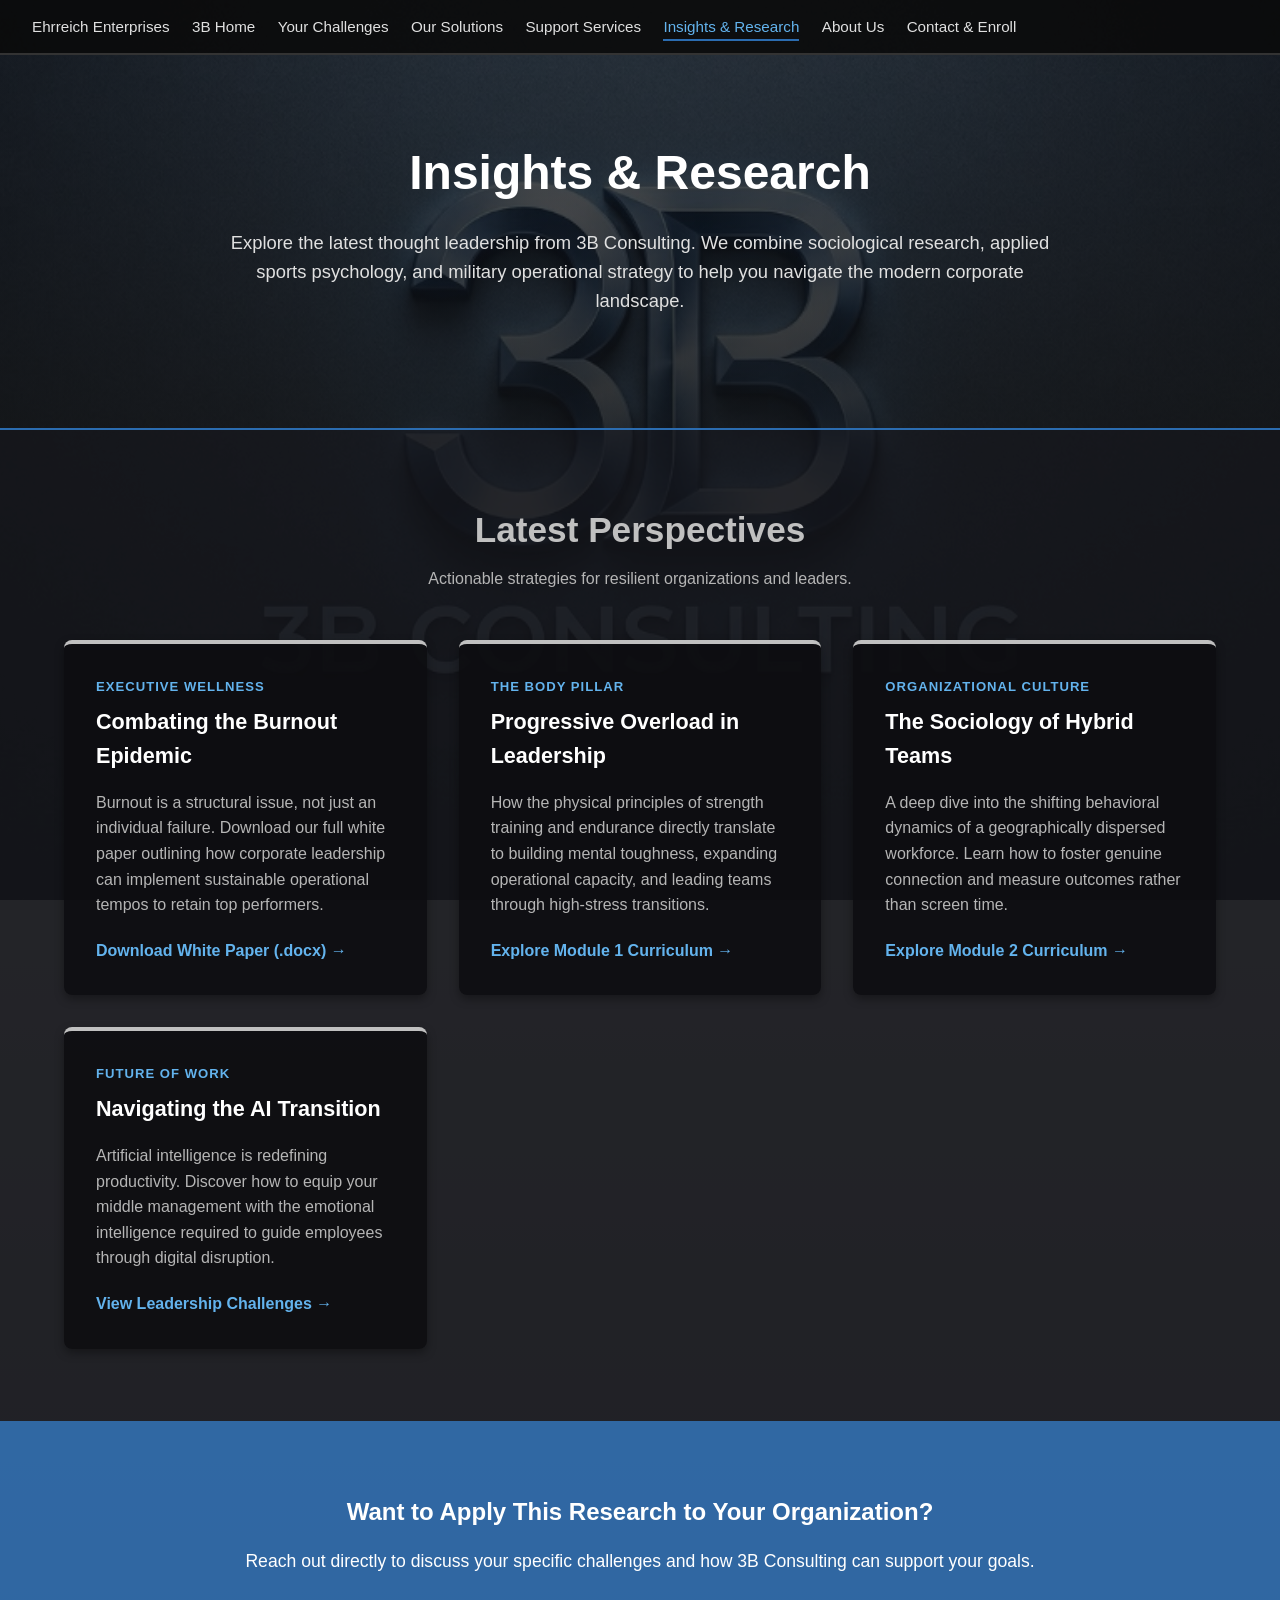
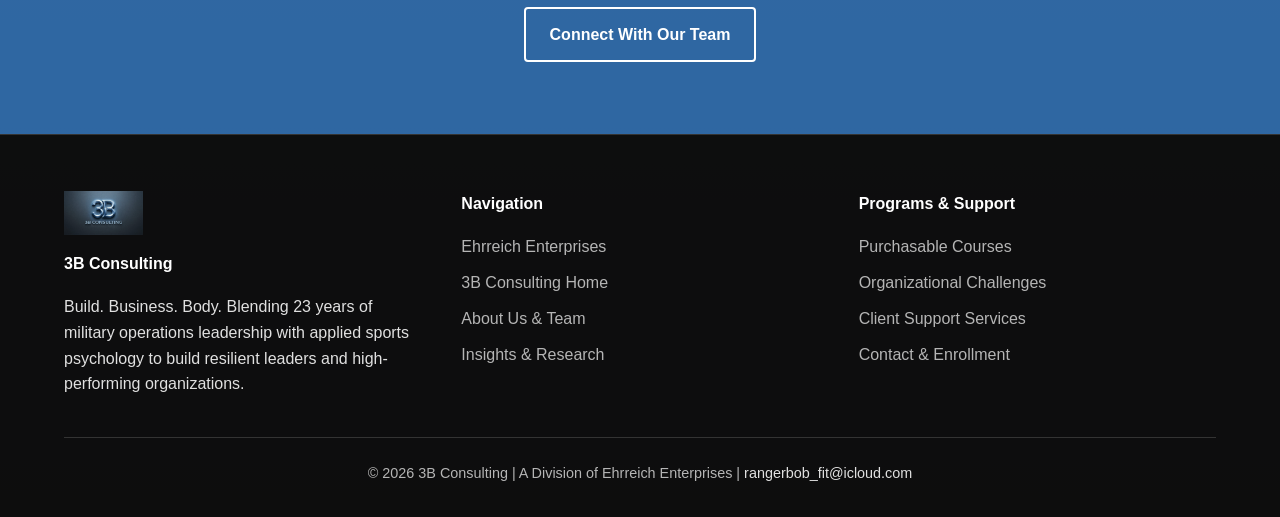
<file: insights.html>
<!DOCTYPE html>
<html lang="en">
<head>
    <meta charset="UTF-8">
    <meta name="viewport" content="width=device-width, initial-scale=1.0">
    <title>Insights &amp; Research | 3B Consulting</title>
    <link rel="stylesheet" href="stylesheet/3Bstyles.css">
</head>
<body>
    <header class="site-header" id="header">
        <div class="nav-container">
            <nav class="main-nav" aria-label="Main Navigation">
                <ul class="nav-links">
                    <li><a href="index.html">Ehrreich Enterprises</a></li>
                    <li><a href="index3B.html">3B Home</a></li>
                    <li><a href="challenges.html">Your Challenges</a></li>
                    <li><a href="solutions.html">Our Solutions</a></li>
                    <li><a href="support.html">Support Services</a></li>
                    <li><a href="insights.html" class="active">Insights &amp; Research</a></li>
                    <li><a href="about.html">About Us</a></li>
                    <li><a href="contact.html">Contact &amp; Enroll</a></li>
                </ul>
            </nav>
        </div>
    </header>

    <main>
        <section class="hero hero-compact">
            <div class="container hero-content">
                <h1>Insights &amp; Research</h1>
                <p>Explore the latest thought leadership from 3B Consulting. We combine sociological research, applied sports psychology, and military operational strategy to help you navigate the modern corporate landscape.</p>
            </div>
        </section>

        <section class="section bg-darker">
            <div class="container">
                <h2 class="section-title">Latest Perspectives</h2>
                <p class="section-subtitle">Actionable strategies for resilient organizations and leaders.</p>
                
                <div class="card-grid">
                    <article class="card">
                        <h4 class="card-category">Executive Wellness</h4>
                        <h3>Combating the Burnout Epidemic</h3>
                        <p>Burnout is a structural issue, not just an individual failure. Download our full white paper outlining how corporate leadership can implement sustainable operational tempos to retain top performers.</p>
                        <a href="publications/Leadership%20Burnout%20and%20Why%20It%20Is%20Destroying%20Your%20High%20Performers.docx" class="card-link" download>Download White Paper (.docx) &rarr;</a>
                    </article>

                    <article class="card">
                        <h4 class="card-category">The Body Pillar</h4>
                        <h3>Progressive Overload in Leadership</h3>
                        <p>How the physical principles of strength training and endurance directly translate to building mental toughness, expanding operational capacity, and leading teams through high-stress transitions.</p>
                        <a href="solutions.html" class="card-link">Explore Module 1 Curriculum &rarr;</a>
                    </article>
                
                    <article class="card">
                        <h4 class="card-category">Organizational Culture</h4>
                        <h3>The Sociology of Hybrid Teams</h3>
                        <p>A deep dive into the shifting behavioral dynamics of a geographically dispersed workforce. Learn how to foster genuine connection and measure outcomes rather than screen time.</p>
                        <a href="solutions.html" class="card-link">Explore Module 2 Curriculum &rarr;</a>
                    </article>
                    
                    <article class="card">
                        <h4 class="card-category">Future of Work</h4>
                        <h3>Navigating the AI Transition</h3>
                        <p>Artificial intelligence is redefining productivity. Discover how to equip your middle management with the emotional intelligence required to guide employees through digital disruption.</p>
                        <a href="challenges.html" class="card-link">View Leadership Challenges &rarr;</a>
                    </article>
                </div>
            </div>
        </section>

        <section class="section cta-banner">
            <div class="container">
                <h2>Want to Apply This Research to Your Organization?</h2>
                <p>Reach out directly to discuss your specific challenges and how 3B Consulting can support your goals.</p>
                <a href="contact.html" class="btn btn-secondary">Connect With Our Team</a>
            </div>
        </section>
    </main>

    <footer class="site-footer">
        <div class="container footer-grid">
            <div class="footer-col">
                <img src="images/3b-consulting-logo.png" alt="3B Consulting Logo" class="footer-logo">
                <h4>3B Consulting</h4>
                <p>Build. Business. Body. Blending 23 years of military operations leadership with applied sports psychology to build resilient leaders and high-performing organizations.</p>
            </div>
            <div class="footer-col">
                <h4>Navigation</h4>
                <ul>
                    <li><a href="index.html">Ehrreich Enterprises</a></li>
                    <li><a href="index3B.html">3B Consulting Home</a></li>
                    <li><a href="about.html">About Us &amp; Team</a></li>
                    <li><a href="insights.html">Insights &amp; Research</a></li>
                </ul>
            </div>
            <div class="footer-col">
                <h4>Programs &amp; Support</h4>
                <ul>
                    <li><a href="solutions.html">Purchasable Courses</a></li>
                    <li><a href="challenges.html">Organizational Challenges</a></li>
                    <li><a href="support.html">Client Support Services</a></li>
                    <li><a href="contact.html">Contact &amp; Enrollment</a></li>
                </ul>
            </div>
        </div>
        <div class="container footer-bottom">
            <p>&copy; 2026 3B Consulting | A Division of Ehrreich Enterprises | <a href="mailto:rangerbob_fit@icloud.com">rangerbob_fit@icloud.com</a></p>
        </div>
    </footer>
</body>
</html>
</file>
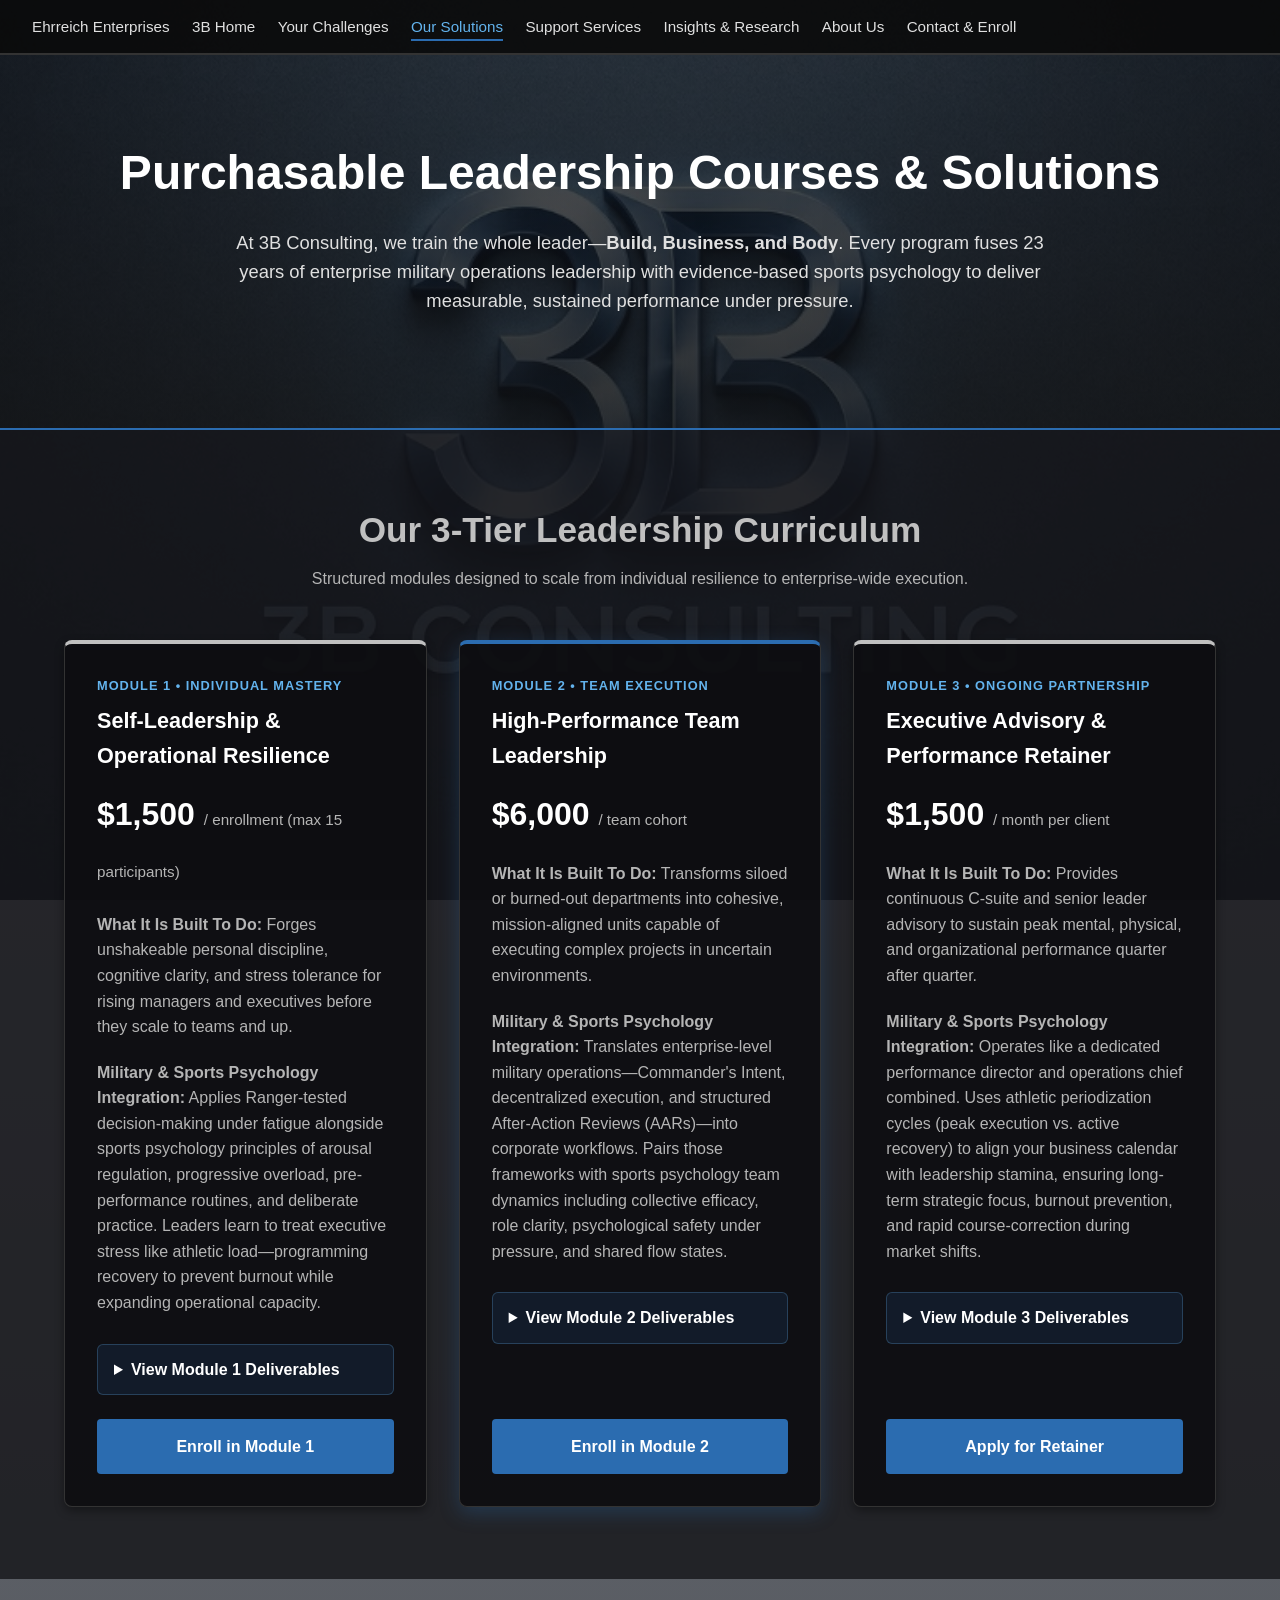
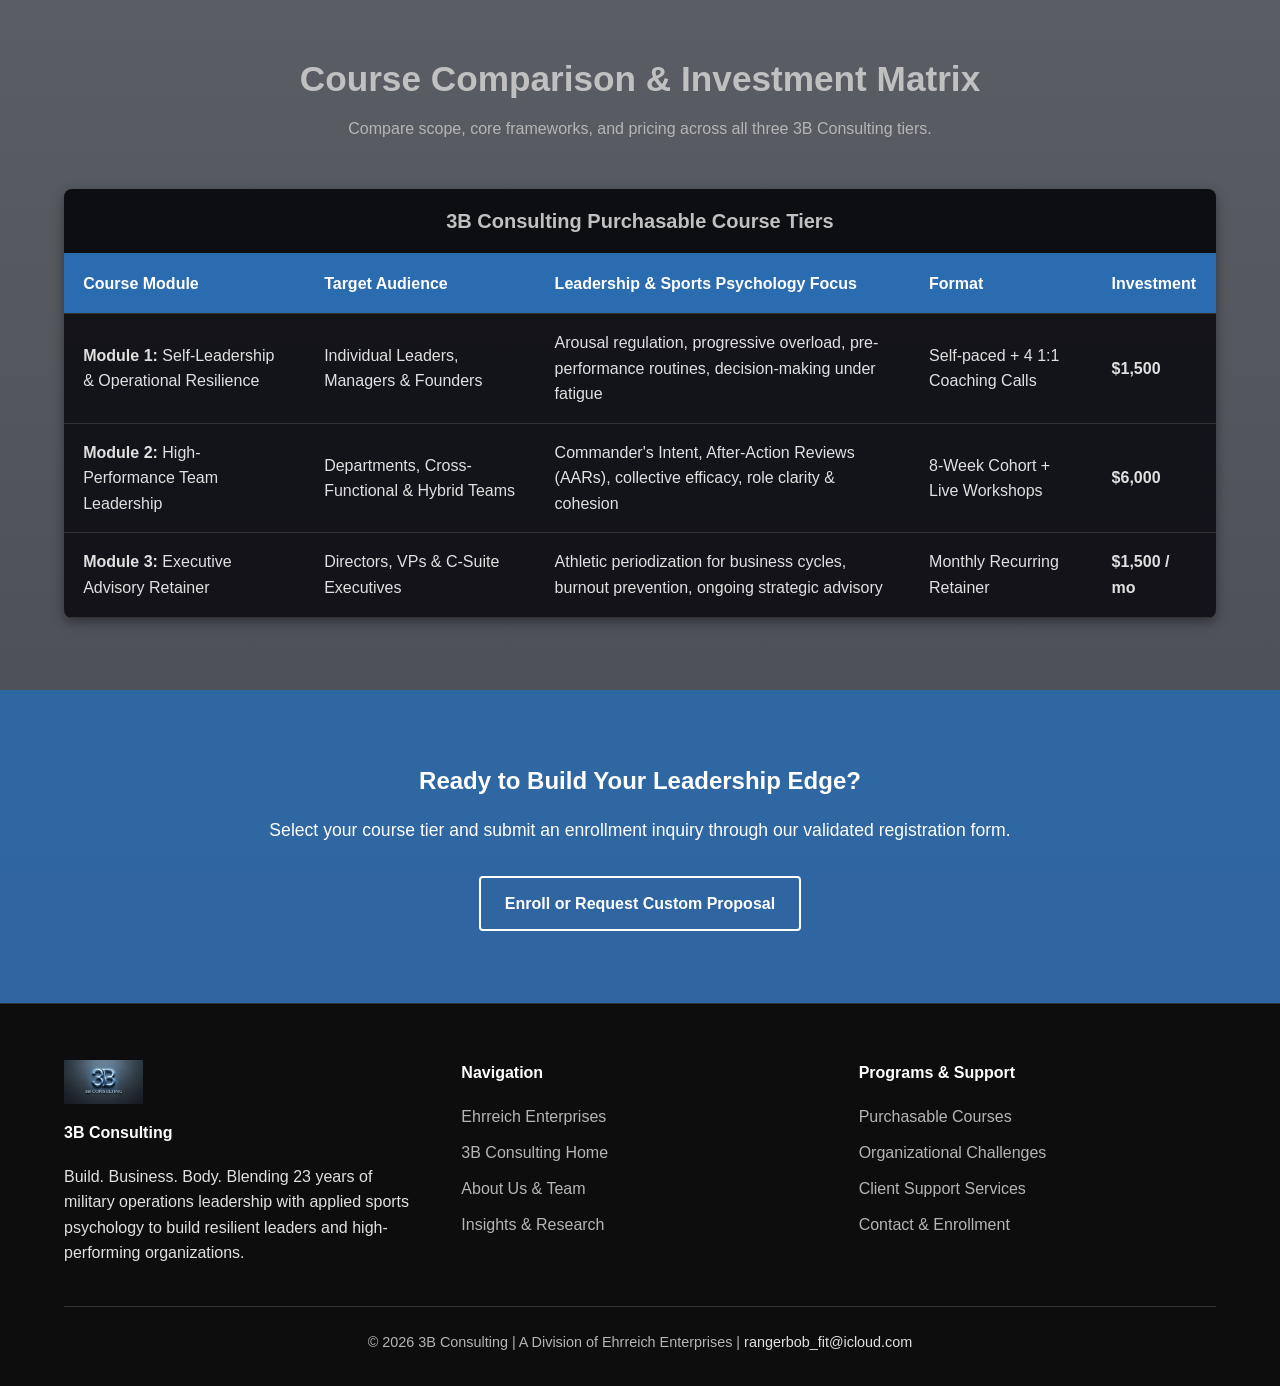
<file: solutions.html>
<!DOCTYPE html>
<html lang="en">
<head>
    <meta charset="UTF-8">
    <meta name="viewport" content="width=device-width, initial-scale=1.0">
    <title>Our Solutions &amp; Courses | 3B Consulting</title>
    <link rel="stylesheet" href="stylesheet/3Bstyles.css">
</head>
<body>
    <header class="site-header" id="header">
        <div class="nav-container">
            <nav class="main-nav" aria-label="Main Navigation">
                <ul class="nav-links">
                    <li><a href="index.html">Ehrreich Enterprises</a></li>
                    <li><a href="index3B.html">3B Home</a></li>
                    <li><a href="challenges.html">Your Challenges</a></li>
                    <li><a href="solutions.html" class="active">Our Solutions</a></li>
                    <li><a href="support.html">Support Services</a></li>
                    <li><a href="insights.html">Insights &amp; Research</a></li>
                    <li><a href="about.html">About Us</a></li>
                    <li><a href="contact.html">Contact &amp; Enroll</a></li>
                </ul>
            </nav>
        </div>
    </header>

    <main>
        <section class="hero hero-compact">
            <div class="container hero-content">
                <h1>Purchasable Leadership Courses &amp; Solutions</h1>
                <p>At 3B Consulting, we train the whole leader&mdash;<strong>Build, Business, and Body</strong>. Every program fuses 23 years of enterprise military operations leadership with evidence-based sports psychology to deliver measurable, sustained performance under pressure.</p>
            </div>
        </section>

        <section class="section bg-darker">
            <div class="container">
                <h2 class="section-title">Our 3-Tier Leadership Curriculum</h2>
                <p class="section-subtitle">Structured modules designed to scale from individual resilience to enterprise-wide execution.</p>

                <div class="card-grid course-grid">
                    <article class="card course-card">
                        <span class="course-badge">Module 1 &bull; Individual Mastery</span>
                        <h3>Self-Leadership &amp; Operational Resilience</h3>
                        <p class="course-price">$1,500 <span>/ enrollment (max 15 participants)</span></p>
                        <p><strong>What It Is Built To Do:</strong> Forges unshakeable personal discipline, cognitive clarity, and stress tolerance for rising managers and executives before they scale to teams and up.</p>
                        <p><strong>Military &amp; Sports Psychology Integration:</strong> Applies Ranger-tested decision-making under fatigue alongside sports psychology principles of arousal regulation, progressive overload, pre-performance routines, and deliberate practice. Leaders learn to treat executive stress like athletic load&mdash;programming recovery to prevent burnout while expanding operational capacity.</p>
                        <details class="course-details">
                            <summary>View Module 1 Deliverables</summary>
                            <ul>
                                <li>Personal Resilience &amp; Energy Audit</li>
                                <li>Stress-Inoculation &amp; Cognitive Reframing Playbook</li>
                                <li>90-Day Physical &amp; Executive Performance Protocol</li>
                                <li>4 One-on-One Coaching Sessions</li>
                            </ul>
                        </details>
                        <a href="contact.html" class="btn btn-primary course-cta">Enroll in Module 1</a>
                    </article>

                    <article class="card course-card featured-course">
                        <span class="course-badge">Module 2 &bull; Team Execution</span>
                        <h3>High-Performance Team Leadership</h3>
                        <p class="course-price">$6,000 <span>/ team cohort</span></p>
                        <p><strong>What It Is Built To Do:</strong> Transforms siloed or burned-out departments into cohesive, mission-aligned units capable of executing complex projects in uncertain environments.</p>
                        <p><strong>Military &amp; Sports Psychology Integration:</strong> Translates enterprise-level military operations&mdash;Commander's Intent, decentralized execution, and structured After-Action Reviews (AARs)&mdash;into corporate workflows. Pairs those frameworks with sports psychology team dynamics including collective efficacy, role clarity, psychological safety under pressure, and shared flow states.</p>
                        <details class="course-details">
                            <summary>View Module 2 Deliverables</summary>
                            <ul>
                                <li>Full Team Operational &amp; Culture Assessment</li>
                                <li>Decentralized Execution &amp; Communication Workshops</li>
                                <li>Live After-Action Review (AAR) Implementation</li>
                                <li>8-Week Guided Team Performance Sprint</li>
                            </ul>
                        </details>
                        <a href="contact.html" class="btn btn-primary course-cta">Enroll in Module 2</a>
                    </article>

                    <article class="card course-card">
                        <span class="course-badge">Module 3 &bull; Ongoing Partnership</span>
                        <h3>Executive Advisory &amp; Performance Retainer</h3>
                        <p class="course-price">$1,500 <span>/ month per client</span></p>
                        <p><strong>What It Is Built To Do:</strong> Provides continuous C-suite and senior leader advisory to sustain peak mental, physical, and organizational performance quarter after quarter.</p>
                        <p><strong>Military &amp; Sports Psychology Integration:</strong> Operates like a dedicated performance director and operations chief combined. Uses athletic periodization cycles (peak execution vs. active recovery) to align your business calendar with leadership stamina, ensuring long-term strategic focus, burnout prevention, and rapid course-correction during market shifts.</p>
                        <details class="course-details">
                            <summary>View Module 3 Deliverables</summary>
                            <ul>
                                <li>Bi-Weekly Executive Strategy &amp; Mindset Sessions</li>
                                <li>Quarterly Operational Tempo &amp; KPI Reviews</li>
                                <li>Direct Advisory Access for High-Stakes Decisions</li>
                                <li>Custom Executive Wellness &amp; Stamina Alignment</li>
                            </ul>
                        </details>
                        <a href="contact.html" class="btn btn-primary course-cta">Apply for Retainer</a>
                    </article>
                </div>
            </div>
        </section>

        <section class="section">
            <div class="container">
                <h2 class="section-title">Course Comparison &amp; Investment Matrix</h2>
                <p class="section-subtitle">Compare scope, core frameworks, and pricing across all three 3B Consulting tiers.</p>

                <div class="table-wrapper">
                    <table class="pricing-table">
                        <caption>3B Consulting Purchasable Course Tiers</caption>
                        <thead>
                            <tr>
                                <th>Course Module</th>
                                <th>Target Audience</th>
                                <th>Leadership &amp; Sports Psychology Focus</th>
                                <th>Format</th>
                                <th>Investment</th>
                            </tr>
                        </thead>
                        <tbody>
                            <tr>
                                <td><strong>Module 1:</strong> Self-Leadership &amp; Operational Resilience</td>
                                <td>Individual Leaders, Managers &amp; Founders</td>
                                <td>Arousal regulation, progressive overload, pre-performance routines, decision-making under fatigue</td>
                                <td>Self-paced + 4 1:1 Coaching Calls</td>
                                <td><strong>$1,500</strong></td>
                            </tr>
                            <tr>
                                <td><strong>Module 2:</strong> High-Performance Team Leadership</td>
                                <td>Departments, Cross-Functional &amp; Hybrid Teams</td>
                                <td>Commander's Intent, After-Action Reviews (AARs), collective efficacy, role clarity &amp; cohesion</td>
                                <td>8-Week Cohort + Live Workshops</td>
                                <td><strong>$6,000</strong></td>
                            </tr>
                            <tr>
                                <td><strong>Module 3:</strong> Executive Advisory Retainer</td>
                                <td>Directors, VPs &amp; C-Suite Executives</td>
                                <td>Athletic periodization for business cycles, burnout prevention, ongoing strategic advisory</td>
                                <td>Monthly Recurring Retainer</td>
                                <td><strong>$1,500 / mo</strong></td>
                            </tr>
                        </tbody>
                    </table>
                </div>
            </div>
        </section>

        <section class="section cta-banner">
            <div class="container">
                <h2>Ready to Build Your Leadership Edge?</h2>
                <p>Select your course tier and submit an enrollment inquiry through our validated registration form.</p>
                <a href="contact.html" class="btn btn-secondary">Enroll or Request Custom Proposal</a>
            </div>
        </section>
    </main>

    <footer class="site-footer">
        <div class="container footer-grid">
            <div class="footer-col">
                <img src="images/3b-consulting-logo.png" alt="3B Consulting Logo" class="footer-logo">
                <h4>3B Consulting</h4>
                <p>Build. Business. Body. Blending 23 years of military operations leadership with applied sports psychology to build resilient leaders and high-performing organizations.</p>
            </div>
            <div class="footer-col">
                <h4>Navigation</h4>
                <ul>
                    <li><a href="index.html">Ehrreich Enterprises</a></li>
                    <li><a href="index3B.html">3B Consulting Home</a></li>
                    <li><a href="about.html">About Us &amp; Team</a></li>
                    <li><a href="insights.html">Insights &amp; Research</a></li>
                </ul>
            </div>
            <div class="footer-col">
                <h4>Programs &amp; Support</h4>
                <ul>
                    <li><a href="solutions.html">Purchasable Courses</a></li>
                    <li><a href="challenges.html">Organizational Challenges</a></li>
                    <li><a href="support.html">Client Support Services</a></li>
                    <li><a href="contact.html">Contact &amp; Enrollment</a></li>
                </ul>
            </div>
        </div>
        <div class="container footer-bottom">
            <p>&copy; 2026 3B Consulting | A Division of Ehrreich Enterprises | <a href="mailto:rangerbob_fit@icloud.com">rangerbob_fit@icloud.com</a></p>
        </div>
    </footer>
</body>
</html>
</file>
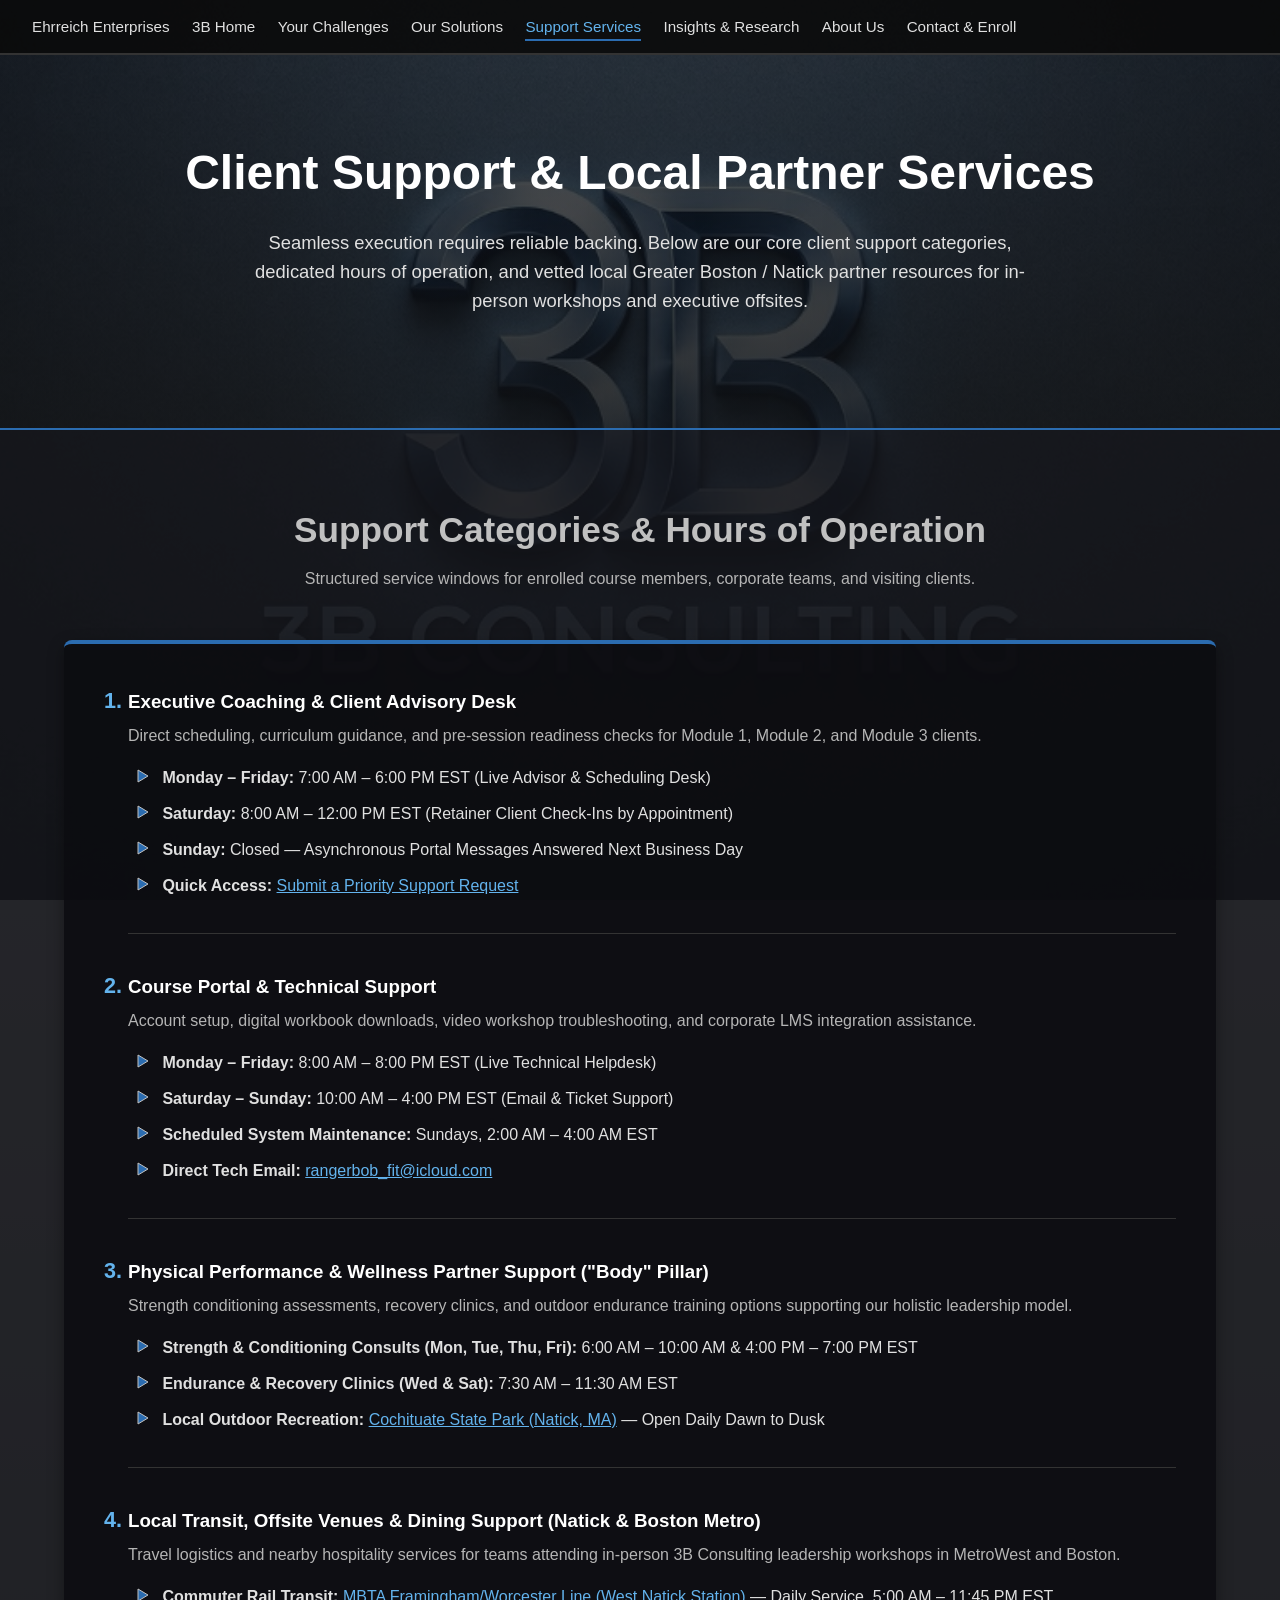
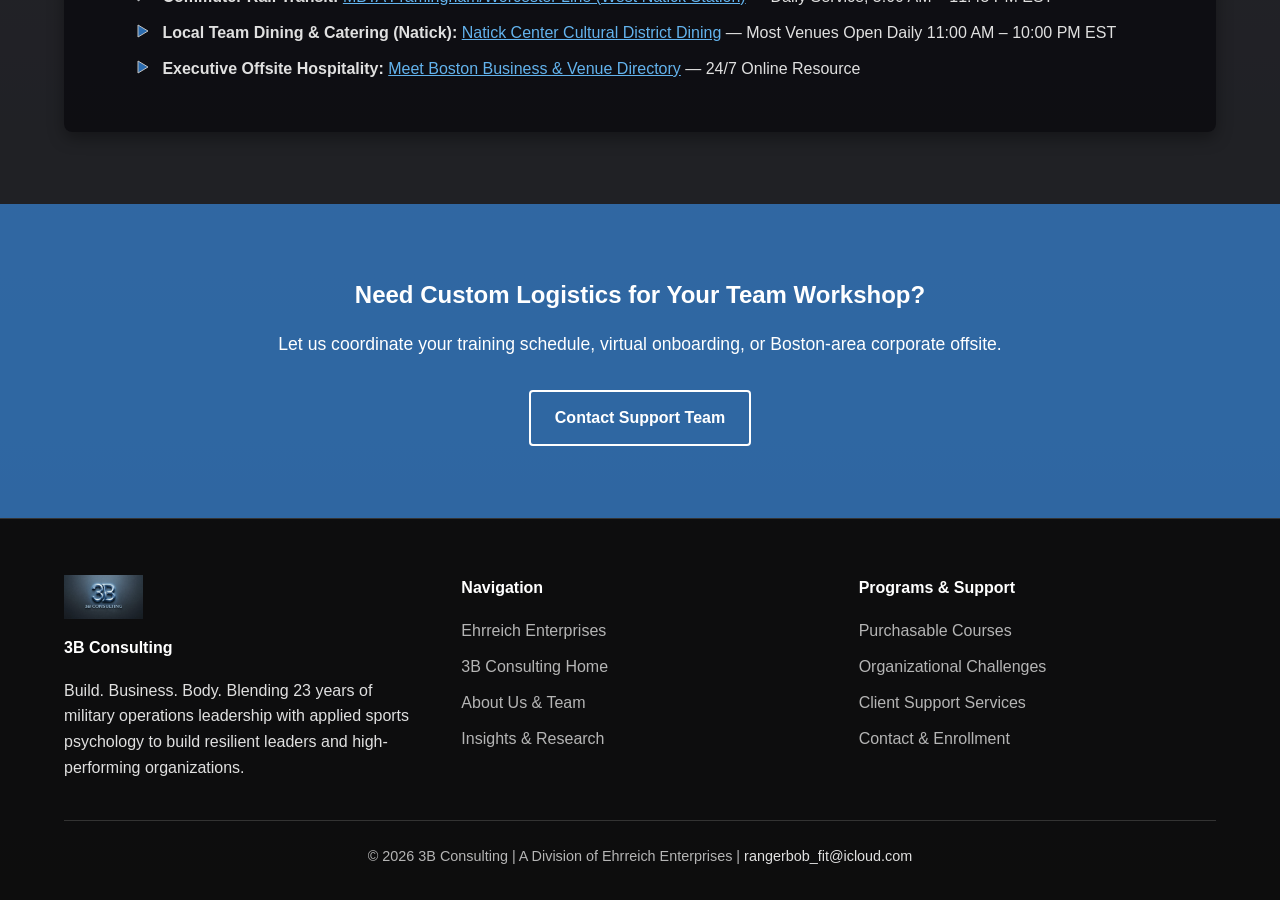
<file: support.html>
<!DOCTYPE html>
<html lang="en">
<head>
    <meta charset="UTF-8">
    <meta name="viewport" content="width=device-width, initial-scale=1.0">
    <title>Support Services | 3B Consulting</title>
    <link rel="stylesheet" href="stylesheet/3Bstyles.css">
</head>
<body>
    <header class="site-header" id="header">
        <div class="nav-container">
            <nav class="main-nav" aria-label="Main Navigation">
                <ul class="nav-links">
                    <li><a href="index.html">Ehrreich Enterprises</a></li>
                    <li><a href="index3B.html">3B Home</a></li>
                    <li><a href="challenges.html">Your Challenges</a></li>
                    <li><a href="solutions.html">Our Solutions</a></li>
                    <li><a href="support.html" class="active">Support Services</a></li>
                    <li><a href="insights.html">Insights &amp; Research</a></li>
                    <li><a href="about.html">About Us</a></li>
                    <li><a href="contact.html">Contact &amp; Enroll</a></li>
                </ul>
            </nav>
        </div>
    </header>

    <main>
        <section class="hero hero-compact">
            <div class="container hero-content">
                <h1>Client Support &amp; Local Partner Services</h1>
                <p>Seamless execution requires reliable backing. Below are our core client support categories, dedicated hours of operation, and vetted local Greater Boston / Natick partner resources for in-person workshops and executive offsites.</p>
            </div>
        </section>

        <section class="section bg-darker">
            <div class="container">
                <h2 class="section-title">Support Categories &amp; Hours of Operation</h2>
                <p class="section-subtitle">Structured service windows for enrolled course members, corporate teams, and visiting clients.</p>

                <article class="support-card">
                    <ol class="support-categories">
                        <li>
                            <h3>Executive Coaching &amp; Client Advisory Desk</h3>
                            <p>Direct scheduling, curriculum guidance, and pre-session readiness checks for Module 1, Module 2, and Module 3 clients.</p>
                            <ul class="hours-list">
                                <li><strong>Monday &ndash; Friday:</strong> 7:00 AM &ndash; 6:00 PM EST (Live Advisor &amp; Scheduling Desk)</li>
                                <li><strong>Saturday:</strong> 8:00 AM &ndash; 12:00 PM EST (Retainer Client Check-Ins by Appointment)</li>
                                <li><strong>Sunday:</strong> Closed &mdash; Asynchronous Portal Messages Answered Next Business Day</li>
                                <li><strong>Quick Access:</strong> <a href="contact.html" class="inline-link">Submit a Priority Support Request</a></li>
                            </ul>
                        </li>

                        <li>
                            <h3>Course Portal &amp; Technical Support</h3>
                            <p>Account setup, digital workbook downloads, video workshop troubleshooting, and corporate LMS integration assistance.</p>
                            <ul class="hours-list">
                                <li><strong>Monday &ndash; Friday:</strong> 8:00 AM &ndash; 8:00 PM EST (Live Technical Helpdesk)</li>
                                <li><strong>Saturday &ndash; Sunday:</strong> 10:00 AM &ndash; 4:00 PM EST (Email &amp; Ticket Support)</li>
                                <li><strong>Scheduled System Maintenance:</strong> Sundays, 2:00 AM &ndash; 4:00 AM EST</li>
                                <li><strong>Direct Tech Email:</strong> <a href="mailto:rangerbob_fit@icloud.com" class="inline-link">rangerbob_fit@icloud.com</a></li>
                            </ul>
                        </li>

                        <li>
                            <h3>Physical Performance &amp; Wellness Partner Support ("Body" Pillar)</h3>
                            <p>Strength conditioning assessments, recovery clinics, and outdoor endurance training options supporting our holistic leadership model.</p>
                            <ul class="hours-list">
                                <li><strong>Strength &amp; Conditioning Consults (Mon, Tue, Thu, Fri):</strong> 6:00 AM &ndash; 10:00 AM &amp; 4:00 PM &ndash; 7:00 PM EST</li>
                                <li><strong>Endurance &amp; Recovery Clinics (Wed &amp; Sat):</strong> 7:30 AM &ndash; 11:30 AM EST</li>
                                <li><strong>Local Outdoor Recreation:</strong> <a href="https://www.mass.gov/locations/cochituate-state-park" class="inline-link" target="_blank" rel="noopener">Cochituate State Park (Natick, MA)</a> &mdash; Open Daily Dawn to Dusk</li>
                            </ul>
                        </li>

                        <li>
                            <h3>Local Transit, Offsite Venues &amp; Dining Support (Natick &amp; Boston Metro)</h3>
                            <p>Travel logistics and nearby hospitality services for teams attending in-person 3B Consulting leadership workshops in MetroWest and Boston.</p>
                            <ul class="hours-list">
                                <li><strong>Commuter Rail Transit:</strong> <a href="https://www.mbta.com/schedules/CR-Worcester/timetable" class="inline-link" target="_blank" rel="noopener">MBTA Framingham/Worcester Line (West Natick Station)</a> &mdash; Daily Service, 5:00 AM &ndash; 11:45 PM EST</li>
                                <li><strong>Local Team Dining &amp; Catering (Natick):</strong> <a href="https://www.natickcenter.org/dining" class="inline-link" target="_blank" rel="noopener">Natick Center Cultural District Dining</a> &mdash; Most Venues Open Daily 11:00 AM &ndash; 10:00 PM EST</li>
                                <li><strong>Executive Offsite Hospitality:</strong> <a href="https://www.meetboston.com/" class="inline-link" target="_blank" rel="noopener">Meet Boston Business &amp; Venue Directory</a> &mdash; 24/7 Online Resource</li>
                            </ul>
                        </li>
                    </ol>
                </article>
            </div>
        </section>

        <section class="section cta-banner">
            <div class="container">
                <h2>Need Custom Logistics for Your Team Workshop?</h2>
                <p>Let us coordinate your training schedule, virtual onboarding, or Boston-area corporate offsite.</p>
                <a href="contact.html" class="btn btn-secondary">Contact Support Team</a>
            </div>
        </section>
    </main>

    <footer class="site-footer">
        <div class="container footer-grid">
            <div class="footer-col">
                <img src="images/3b-consulting-logo.png" alt="3B Consulting Logo" class="footer-logo">
                <h4>3B Consulting</h4>
                <p>Build. Business. Body. Blending 23 years of military operations leadership with applied sports psychology to build resilient leaders and high-performing organizations.</p>
            </div>
            <div class="footer-col">
                <h4>Navigation</h4>
                <ul>
                    <li><a href="index.html">Ehrreich Enterprises</a></li>
                    <li><a href="index3B.html">3B Consulting Home</a></li>
                    <li><a href="about.html">About Us &amp; Team</a></li>
                    <li><a href="insights.html">Insights &amp; Research</a></li>
                </ul>
            </div>
            <div class="footer-col">
                <h4>Programs &amp; Support</h4>
                <ul>
                    <li><a href="solutions.html">Purchasable Courses</a></li>
                    <li><a href="challenges.html">Organizational Challenges</a></li>
                    <li><a href="support.html">Client Support Services</a></li>
                    <li><a href="contact.html">Contact &amp; Enrollment</a></li>
                </ul>
            </div>
        </div>
        <div class="container footer-bottom">
            <p>&copy; 2026 3B Consulting | A Division of Ehrreich Enterprises | <a href="mailto:rangerbob_fit@icloud.com">rangerbob_fit@icloud.com</a></p>
        </div>
    </footer>
</body>
</html>
</file>
<file: stylesheet/EEstyles.css>
* {
    box-sizing: border-box;
    margin: 0;
    padding: 0;
}
html, body {
    min-height: 100%;
    font-family: -apple-system, BlinkMacSystemFont, "Segoe UI", Roboto, Helvetica, Arial, sans-serif;
    background-color: #9aa3ae;
    background-image: url('../images/EE.png');
    background-position: center center;
    background-repeat: no-repeat;
    background-attachment: fixed;
    background-size: 500px auto;
    color: #ffffff;
    overflow-x: hidden;
    display: flex;
    flex-direction: column;
}

.ee-header {
    background-color: rgba(10, 10, 14, 0.92);
    border-bottom: 1px solid rgba(212, 175, 55, 0.35);
    padding: 1rem 2rem;
    position: sticky;
    top: 0;
    z-index: 1000;
}

.ee-nav-links {
    list-style: none;
    display: flex;
    flex-wrap: wrap;
    justify-content: center;
    gap: 2rem;
}

.ee-nav-links a {
    color: #e0e0e0;
    text-decoration: none;
    font-size: 0.98rem;
    font-weight: 500;
    padding-bottom: 4px;
    border-bottom: 2px solid transparent;
    transition: color 0.3s ease, border-color 0.3s ease;
}

.ee-nav-links a:hover,
.ee-nav-links a.active {
    color: #d4af37;
    border-bottom-color: #d4af37;
}
.splash-container {
    flex: 1;
    display: flex;
    flex-direction: column;
    justify-content: center;
    align-items: center;
    min-height: calc(100vh - 120px);
    text-align: center;
    padding: 3rem 1.5rem;
    background-color: rgba(0, 0, 0, 0.62);
}

.hero-banner h1 {
    font-size: 3.5rem;
    letter-spacing: 2px;
    color: #ffffff;
    margin-bottom: 10px;
    font-weight: 700;
    text-transform: uppercase;
    text-shadow: 0 4px 10px rgba(0, 0, 0, 0.8);
    animation: fadeInDown 1.2s ease-out forwards;
    opacity: 0;
}

.hero-banner h2 {
    font-size: 1.3rem;
    color: #d4af37;
    font-weight: 500;
    letter-spacing: 1px;
    margin-bottom: 3rem;
    text-shadow: 0 2px 8px rgba(0, 0, 0, 0.8);
    animation: fadeInUp 1.2s ease-out 0.35s forwards;
    opacity: 0;
}

.portal-grid {
    display: flex;
    flex-wrap: wrap;
    justify-content: center;
    gap: 30px;
    animation: fadeInUp 1.2s ease-out 0.7s forwards;
    opacity: 0;
}

.portal-link {
    display: flex;
    flex-direction: column;
    align-items: center;
    justify-content: center;
    width: 270px;
    min-height: 170px;
    padding: 36px 20px;
    background-color: rgba(20, 20, 25, 0.80);
    backdrop-filter: blur(12px);
    -webkit-backdrop-filter: blur(12px);
    border: 1px solid rgba(255, 255, 255, 0.2);
    border-radius: 18px;
    text-decoration: none;
    transition: all 0.35s ease;
    box-shadow: 0 8px 20px rgba(0, 0, 0, 0.5);
    position: relative;
    overflow: hidden;
}

.portal-link::before {
    content: '';
    position: absolute;
    top: 0;
    left: 0;
    width: 100%;
    height: 5px;
    background: linear-gradient(90deg, #c0c0c0, #d4af37);
    opacity: 0;
    transition: opacity 0.35s ease;
}

.portal-link h3 {
    font-size: 1.3rem;
    margin-bottom: 10px;
    color: #ffffff;
    font-weight: 700;
    transition: color 0.3s ease;
}

.portal-link p {
    font-size: 0.95rem;
    color: #cccccc;
}

.portal-upcoming {
    opacity: 0.78;
}

.portal-upcoming h3 {
    color: #c0c0c0;
}

.portal-link:hover {
    transform: translateY(-8px);
    background-color: rgba(30, 30, 40, 0.94);
    border-color: #d4af37;
    box-shadow: 0 14px 28px rgba(0, 0, 0, 0.6);
    opacity: 1;
}

.portal-link:hover h3 {
    color: #d4af37;
}

.portal-link:hover::before {
    opacity: 1;
}
.about-ee-main {
    flex: 1;
    background-color: rgba(0, 0, 0, 0.68);
    padding: 4rem 1.5rem 5rem 1.5rem;
    display: flex;
    flex-direction: column;
    align-items: center;
    gap: 3rem;
}

.about-ee-hero {
    text-align: center;
    max-width: 900px;
}

.about-ee-hero h2 {
    margin-bottom: 0;
}

.ee-content-section {
    width: 100%;
    max-width: 1060px;
}

.ee-story-card,
.ee-cta-card {
    background-color: rgba(20, 20, 25, 0.84);
    backdrop-filter: blur(12px);
    -webkit-backdrop-filter: blur(12px);
    border: 1px solid rgba(255, 255, 255, 0.18);
    border-top: 4px solid #d4af37;
    border-radius: 16px;
    padding: 2.5rem 2.75rem;
    box-shadow: 0 10px 26px rgba(0, 0, 0, 0.55);
}
.ee-story-card h3,
.ee-cta-card h3 {
    font-size: 1.75rem;
    color: #d4af37;
    margin-bottom: 1.1rem;
    letter-spacing: 0.5px;
}
.ee-story-card p {
    font-size: 1.06rem;
    line-height: 1.75;
    color: #e6e6e6;
    margin-bottom: 1.15rem;
}
.ee-story-card p:last-child {
    margin-bottom: 0;
}
.portal-upcoming {
    opacity: 0.80;
    cursor: default;
}

.portal-upcoming:hover {
    transform: none;
    border-color: rgba(192, 192, 192, 0.35);
    box-shadow: 0 8px 20px rgba(0, 0, 0, 0.5);
    background-color: rgba(20, 20, 25, 0.80);
    opacity: 0.85;
}

.portal-upcoming:hover h3 {
    color: #c0c0c0;
}

.portal-upcoming:hover::before {
    opacity: 0;
}
.coming-soon-ribbon {
    position: absolute;
    top: 18px;
    right: -34px;
    width: 135px;
    padding: 4px 0;
    background: linear-gradient(90deg, #b89428, #d4af37);
    color: #0a0a0e;
    font-size: 0.68rem;
    font-weight: 700;
    letter-spacing: 1px;
    text-transform: uppercase;
    text-align: center;
    transform: rotate(45deg);
    box-shadow: 0 2px 6px rgba(0, 0, 0, 0.45);
}
.ee-section-heading {
    text-align: center;
    font-size: 1.85rem;
    color: #ffffff;
    text-transform: uppercase;
    letter-spacing: 1.5px;
    margin-bottom: 1.75rem;
    text-shadow: 0 2px 8px rgba(0, 0, 0, 0.8);
}

.ee-pillars-grid {
    display: grid;
    grid-template-columns: repeat(auto-fit, minmax(280px, 1fr));
    gap: 1.75rem;
}

.ee-pillar-card {
    background-color: rgba(20, 20, 25, 0.84);
    backdrop-filter: blur(12px);
    -webkit-backdrop-filter: blur(12px);
    border: 1px solid rgba(255, 255, 255, 0.18);
    border-top: 4px solid #c0c0c0;
    border-radius: 16px;
    padding: 2rem;
    box-shadow: 0 8px 20px rgba(0, 0, 0, 0.5);
    transition: transform 0.35s ease, border-color 0.35s ease;
}
.ee-pillar-card:hover {
    transform: translateY(-6px);
    border-top-color: #d4af37;
}
.ee-pillar-card h4 {
    font-size: 1.4rem;
    color: #d4af37;
    margin-bottom: 0.85rem;
    text-transform: uppercase;
    letter-spacing: 1px;
}

.ee-pillar-card p {
    font-size: 0.98rem;
    line-height: 1.65;
    color: #d8d8d8;
}
.ee-cta-card {
    text-align: center;
}

.ee-cta-card p {
    font-size: 1.05rem;
    color: #d8d8d8;
    max-width: 700px;
    margin: 0 auto 1.75rem auto;
    line-height: 1.65;
}

.ee-cta-actions {
    display: flex;
    justify-content: center;
    flex-wrap: wrap;
    gap: 1rem;
}
.ee-btn {
    display: inline-block;
    padding: 0.85rem 1.75rem;
    border-radius: 8px;
    font-weight: 600;
    text-decoration: none;
    transition: all 0.3s ease;
    border: 2px solid transparent;
}
.ee-btn-gold {
    background-color: #d4af37;
    color: #0a0a0e;
}

.ee-btn-gold:hover {
    background-color: #e6c453;
    transform: translateY(-2px);
}

.ee-btn-outline {
    background-color: transparent;
    border-color: #c0c0c0;
    color: #ffffff;
}

.ee-btn-outline:hover {
    border-color: #d4af37;
    color: #d4af37;
    transform: translateY(-2px);
}

.ee-footer {
    background-color: rgba(10, 10, 14, 0.94);
    border-top: 1px solid #333333;
    text-align: center;
    padding: 1.25rem;
    font-size: 0.9rem;
    color: #b5b5b5;
}

.ee-footer a {
    color: #d4af37;
    text-decoration: none;
}

.ee-footer a:hover {
    text-decoration: underline;
}
@keyframes fadeInDown {
    from { opacity: 0; transform: translateY(-30px); }
    to { opacity: 1; transform: translateY(0); }
}

@keyframes fadeInUp {
    from { opacity: 0; transform: translateY(30px); }
    to { opacity: 1; transform: translateY(0); }
}
@media screen and (max-width: 768px) {
    html, body {
        background-size: contain;
    }

    .portal-grid {
        flex-direction: column;
        gap: 20px;
    }

    .hero-banner h1 {
        font-size: 2.2rem;
    }

    .hero-banner h2 {
        font-size: 1rem;
    }

    .ee-nav-links {
        gap: 1.15rem;
    }

    .ee-story-card,
    .ee-cta-card {
        padding: 1.75rem 1.5rem;
    }
}
</file>
<file: stylesheet/3Bstyles.css>
:root {
    --bg-main: #292828;
    --bg-secondary: #1e1e1e;
    --bg-header: #0a0a0a;
    --text-primary: #e0e0e0;
    --text-secondary: #b5b5b5;
    --accent-blue: #2B6CB0;
    --accent-blue-hover: #3182CE;
    --accent-silver: #C0C0C0;
    --border-subtle: #333333;
    --error-red: #e53e3e;
    --success-green: #38a169;
    --font-main: 'Segoe UI', Tahoma, Geneva, Verdana, sans-serif;
}

* {
    margin: 0;
    padding: 0;
    box-sizing: border-box;
}

body {
    font-family: var(--font-main);
    color: var(--text-primary);
    line-height: 1.6;
    background: linear-gradient(rgba(10, 15, 25, 0.55), rgba(10, 15, 25, 0.78)),
                url('../images/background.png') no-repeat center center fixed;
    background-size: cover;
}

a {
    text-decoration: none;
    color: var(--text-primary);
    transition: color 0.3s ease;
}

ul {
    list-style: none;
}

img {
    max-width: 100%;
    height: auto;
    display: block;
}

.container {
    width: 90%;
    max-width: 1200px;
    margin: 0 auto;
}

.story-container {
    text-align: center;
    max-width: 820px;
}

.section {
    padding: 4.5rem 0;
}

.bg-darker {
    background-color: rgba(20, 20, 24, 0.80);
}

h1, h2, h3, h4 {
    color: var(--accent-silver);
    margin-bottom: 1rem;
    font-weight: 600;
}

.section-title {
    font-size: 2.2rem;
    text-align: center;
    margin-bottom: 0.5rem;
}

.section-subtitle {
    text-align: center;
    color: var(--text-secondary);
    margin-bottom: 3rem;
}

.inline-link {
    color: #63b3ed;
    text-decoration: underline;
}

.inline-link:hover {
    color: #ffffff;
}

.btn {
    display: inline-block;
    padding: 0.8rem 1.5rem;
    border-radius: 4px;
    font-weight: bold;
    text-align: center;
    cursor: pointer;
    border: 2px solid transparent;
    font-family: var(--font-main);
    font-size: 1rem;
    transition: background-color 0.3s ease, color 0.3s ease, transform 0.2s ease;
}

.btn-primary {
    background-color: var(--accent-blue);
    color: #ffffff;
}

.btn-primary:hover {
    background-color: var(--accent-blue-hover);
    color: #ffffff;
    transform: translateY(-2px);
}

.btn-secondary {
    background-color: transparent;
    border-color: var(--accent-silver);
    color: var(--accent-silver);
}

.btn-secondary:hover {
    background-color: var(--accent-silver);
    color: var(--bg-header);
}

.site-header {
    background-color: rgba(10, 10, 10, 0.92);
    border-bottom: 2px solid var(--border-subtle);
    position: sticky;
    top: 0;
    z-index: 1000;
}

.nav-container {
    display: flex;
    justify-content: space-between;
    align-items: center;
    width: 95%;
    max-width: 1400px;
    margin: 0 auto;
    padding: 0.85rem 0;
    gap: 1.5rem;
}

.header-logo {
    height: 58px;
    width: auto;
    opacity: 0.95;
    transition: opacity 0.3s ease, transform 0.3s ease;
}

.header-logo:hover {
    opacity: 1;
    transform: scale(1.03);
}

.nav-links {
    display: flex;
    flex-wrap: wrap;
    gap: 1.4rem;
    align-items: center;
}

.nav-links a {
    font-size: 0.95rem;
    font-weight: 500;
    padding-bottom: 4px;
    border-bottom: 2px solid transparent;
}

.nav-links a:hover,
.nav-links a.active {
    color: #63b3ed;
    border-bottom-color: var(--accent-blue);
}
.hero {
    background: linear-gradient(rgba(10, 10, 10, 0.35), rgba(18, 18, 18, 0.65));
    min-height: 75vh;
    padding: 6rem 0;
    display: flex;
    align-items: center;
    justify-content: center;
    text-align: center;
    border-bottom: 2px solid var(--accent-blue);
}

.hero-compact {
    min-height: auto;
    padding: 5rem 0;
}

.hero h1 {
    font-size: 3rem;
    color: #ffffff;
}

.hero p {
    font-size: 1.15rem;
    color: var(--text-primary);
    max-width: 820px;
    margin: 0 auto 2rem auto;
}

.hero-actions {
    display: flex;
    justify-content: center;
    gap: 1rem;
    flex-wrap: wrap;
}
.card-grid {
    display: grid;
    grid-template-columns: repeat(auto-fit, minmax(290px, 1fr));
    gap: 2rem;
}

.card {
    background-color: rgba(12, 12, 16, 0.86);
    padding: 2rem;
    border-radius: 8px;
    border-top: 4px solid var(--accent-silver);
    box-shadow: 0 4px 10px rgba(0, 0, 0, 0.35);
    transition: transform 0.3s ease, border-color 0.3s ease;
    display: flex;
    flex-direction: column;
}

.card:hover {
    transform: translateY(-5px);
    border-top-color: var(--accent-blue);
}

.card h3 {
    font-size: 1.35rem;
    color: #ffffff;
}

.card p {
    color: var(--text-secondary);
    margin-bottom: 1.25rem;
}

.card-category {
    color: #63b3ed;
    text-transform: uppercase;
    font-size: 0.82rem;
    letter-spacing: 1px;
    margin-bottom: 0.5rem;
}

.card-link {
    color: #63b3ed;
    font-weight: bold;
    margin-top: auto;
}

.card-link:hover {
    color: var(--accent-silver);
}

.course-card {
    border: 1px solid var(--border-subtle);
    border-top: 4px solid var(--accent-silver);
}

.featured-course {
    border-top: 4px solid var(--accent-blue);
    box-shadow: 0 6px 20px rgba(43, 108, 176, 0.3);
}

.course-badge {
    display: inline-block;
    font-size: 0.8rem;
    text-transform: uppercase;
    letter-spacing: 1px;
    color: #63b3ed;
    margin-bottom: 0.5rem;
    font-weight: 700;
}

.course-price {
    font-size: 2rem;
    font-weight: 700;
    color: #ffffff !important;
    margin-bottom: 1rem;
}

.course-price span {
    font-size: 0.95rem;
    font-weight: 400;
    color: var(--text-secondary);
}

.course-details {
    margin: 0.5rem 0 1.5rem 0;
    padding: 0.75rem 1rem;
    background-color: rgba(43, 108, 176, 0.14);
    border-radius: 6px;
    border: 1px solid rgba(99, 179, 237, 0.25);
}

.course-details summary {
    cursor: pointer;
    font-weight: 600;
    color: #ffffff;
}

.course-details ul {
    list-style-type: disc;
    padding-left: 1.25rem;
    margin-top: 0.75rem;
    color: var(--text-primary);
}

.course-details li {
    margin-bottom: 0.4rem;
    font-size: 0.92rem;
}

.course-cta {
    margin-top: auto;
    width: 100%;
}
.table-wrapper {
    overflow-x: auto;
    border-radius: 8px;
    box-shadow: 0 4px 12px rgba(0, 0, 0, 0.4);
}

.pricing-table {
    width: 100%;
    border-collapse: collapse;
    background-color: rgba(15, 15, 20, 0.92);
    min-width: 650px;
}

.pricing-table caption {
    font-size: 1.25rem;
    font-weight: 600;
    color: var(--accent-silver);
    padding: 1rem;
    background-color: rgba(10, 10, 14, 0.95);
    border-bottom: 2px solid var(--accent-blue);
}

.pricing-table th,
.pricing-table td {
    padding: 1rem 1.2rem;
    text-align: left;
    border-bottom: 1px solid var(--border-subtle);
}

.pricing-table thead th {
    background-color: var(--accent-blue);
    color: #ffffff;
    font-weight: 600;
}

.pricing-table tbody tr:hover {
    background-color: rgba(43, 108, 176, 0.18);
}
.support-card {
    background-color: rgba(12, 12, 16, 0.88);
    padding: 2.5rem;
    border-radius: 8px;
    border-top: 4px solid var(--accent-blue);
    box-shadow: 0 6px 16px rgba(0, 0, 0, 0.35);
}

.support-categories {
    padding-left: 1.5rem;
    list-style-type: decimal;
}

.support-categories > li {
    margin-bottom: 2.2rem;
    padding-bottom: 1.5rem;
    border-bottom: 1px solid var(--border-subtle);
}

.support-categories > li:last-child {
    margin-bottom: 0;
    padding-bottom: 0;
    border-bottom: none;
}

.support-categories > li::marker {
    color: #63b3ed;
    font-size: 1.35rem;
    font-weight: 700;
}

.support-categories h3 {
    color: #ffffff;
    margin-bottom: 0.4rem;
}

.support-categories p {
    color: var(--text-secondary);
    margin-bottom: 1rem;
}

.hours-list {
    list-style-image: url('../images/bullet-icon.svg');
    padding-left: 1.8rem;
}

.hours-list li {
    margin-bottom: 0.65rem;
    color: var(--text-primary);
    padding-left: 0.35rem;
}
.team-section {
    display: flex;
    flex-direction: column;
    align-items: center;
    text-align: center;
}

.headshot {
    width: 220px;
    height: 220px;
    object-fit: cover;
    object-position: top center;
    border-radius: 50%;
    border: 3px solid var(--accent-silver);
    box-shadow: 0 6px 14px rgba(0, 0, 0, 0.45);
    margin-bottom: 1.25rem;
    opacity: 0.96;
    transition: transform 0.3s ease, border-color 0.3s ease, opacity 0.3s ease;
}

.headshot:hover {
    transform: scale(1.04);
    border-color: var(--accent-blue);
    opacity: 1;
}

.team-role {
    color: #63b3ed;
    margin-bottom: 1rem;
    font-size: 1.05rem;
}
.form-layout {
    display: grid;
    grid-template-columns: 2fr 1fr;
    gap: 2.5rem;
    align-items: start;
}

.form-card {
    background-color: rgba(12, 12, 16, 0.90);
    padding: 2.5rem;
    border-radius: 8px;
    border-top: 4px solid var(--accent-blue);
    box-shadow: 0 6px 16px rgba(0, 0, 0, 0.4);
}

.form-heading {
    text-align: left;
    margin-bottom: 0.25rem;
}

.form-note {
    color: var(--text-secondary);
    margin-bottom: 1.5rem;
    font-size: 0.92rem;
}

.required-star {
    color: #fc8181;
    font-weight: bold;
}

.form-group-box {
    border: 1px solid var(--border-subtle);
    border-radius: 6px;
    padding: 1.5rem;
    margin-bottom: 1.5rem;
}

.form-group-box legend {
    padding: 0 0.6rem;
    color: #63b3ed;
    font-weight: 600;
    font-size: 1.05rem;
}

.form-row {
    display: flex;
    flex-direction: column;
    margin-bottom: 1.15rem;
}

.form-row-split {
    display: grid;
    grid-template-columns: 1fr 1fr;
    gap: 1rem;
}

.form-row label,
.radio-label {
    font-weight: 600;
    margin-bottom: 0.4rem;
    color: var(--text-primary);
    font-size: 0.95rem;
}

.contact-form input[type="text"],
.contact-form input[type="email"],
.contact-form input[type="tel"],
.contact-form input[type="number"],
.contact-form input[type="date"],
.contact-form select,
.contact-form textarea {
    width: 100%;
    padding: 0.75rem 0.9rem;
    background-color: #16181f;
    border: 1px solid #4a5568;
    border-radius: 4px;
    color: #ffffff;
    font-family: var(--font-main);
    font-size: 0.98rem;
    transition: border-color 0.25s ease, box-shadow 0.25s ease;
}

.contact-form input:focus,
.contact-form select:focus,
.contact-form textarea:focus {
    outline: none;
    border-color: var(--accent-blue);
    box-shadow: 0 0 0 3px rgba(43, 108, 176, 0.35);
}

.contact-form input:user-invalid,
.contact-form select:user-invalid,
.contact-form textarea:user-invalid {
    border-color: var(--error-red);
}

.radio-group {
    display: flex;
    gap: 1.5rem;
    flex-wrap: wrap;
    padding-top: 0.25rem;
}

.inline-option {
    display: flex;
    align-items: center;
    gap: 0.45rem;
    font-weight: 400 !important;
    cursor: pointer;
}

.checkbox-row {
    margin-top: 0.5rem;
}

.form-actions {
    display: flex;
    gap: 1rem;
    flex-wrap: wrap;
}

.cta-banner {
    text-align: center;
    background-color: rgba(43, 108, 176, 0.85);
    color: #ffffff;
}

.cta-banner h2 {
    color: #ffffff;
}

.cta-banner p {
    margin-bottom: 2rem;
    font-size: 1.1rem;
}

.cta-banner .btn-secondary {
    border-color: #ffffff;
    color: #ffffff;
}

.cta-banner .btn-secondary:hover {
    background-color: #ffffff;
    color: var(--accent-blue);
}
.site-footer {
    background-color: rgba(10, 10, 10, 0.94);
    padding: 3.5rem 0 2rem 0;
    border-top: 1px solid var(--border-subtle);
}

.footer-logo {
    height: 44px;
    width: auto;
    margin-bottom: 1rem;
}

.footer-grid {
    display: grid;
    grid-template-columns: repeat(auto-fit, minmax(220px, 1fr));
    gap: 2.5rem;
    margin-bottom: 2.5rem;
}

.footer-col h4 {
    margin-bottom: 1.1rem;
    color: #ffffff;
}

.footer-col ul li {
    margin-bottom: 0.65rem;
}

.footer-col ul li a {
    color: var(--text-secondary);
}

.footer-col ul li a:hover {
    color: #ffffff;
}

.footer-bottom {
    text-align: center;
    padding-top: 1.5rem;
    border-top: 1px solid var(--border-subtle);
    color: var(--text-secondary);
    font-size: 0.9rem;
}
@media (max-width: 900px) {
    .form-layout {
        grid-template-columns: 1fr;
    }
}

@media (max-width: 768px) {
    .nav-container {
        flex-direction: column;
        gap: 1rem;
    }

    .nav-links {
        justify-content: center;
        gap: 0.9rem;
    }

    .hero h1 {
        font-size: 2.2rem;
    }

    .form-row-split {
        grid-template-columns: 1fr;
    }

    .support-card,
    .form-card {
        padding: 1.5rem;
    }
}
</file>
